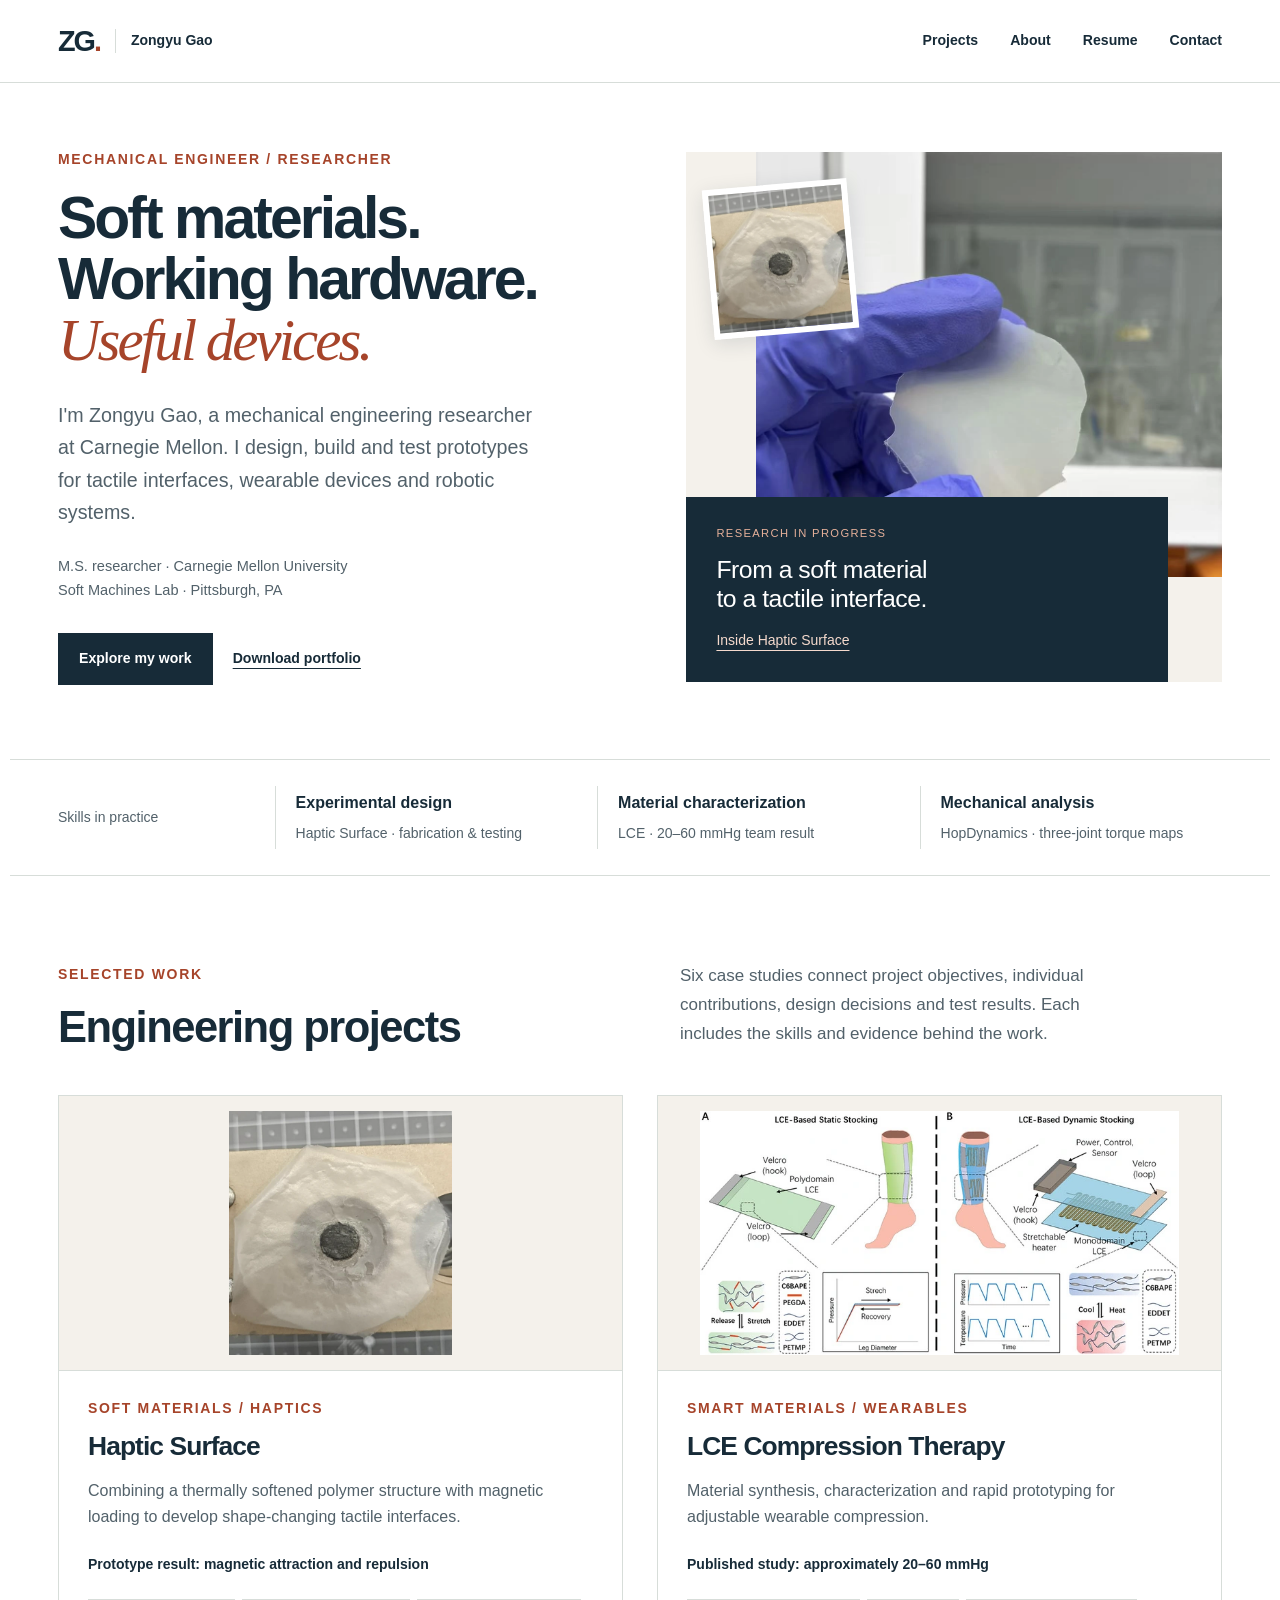
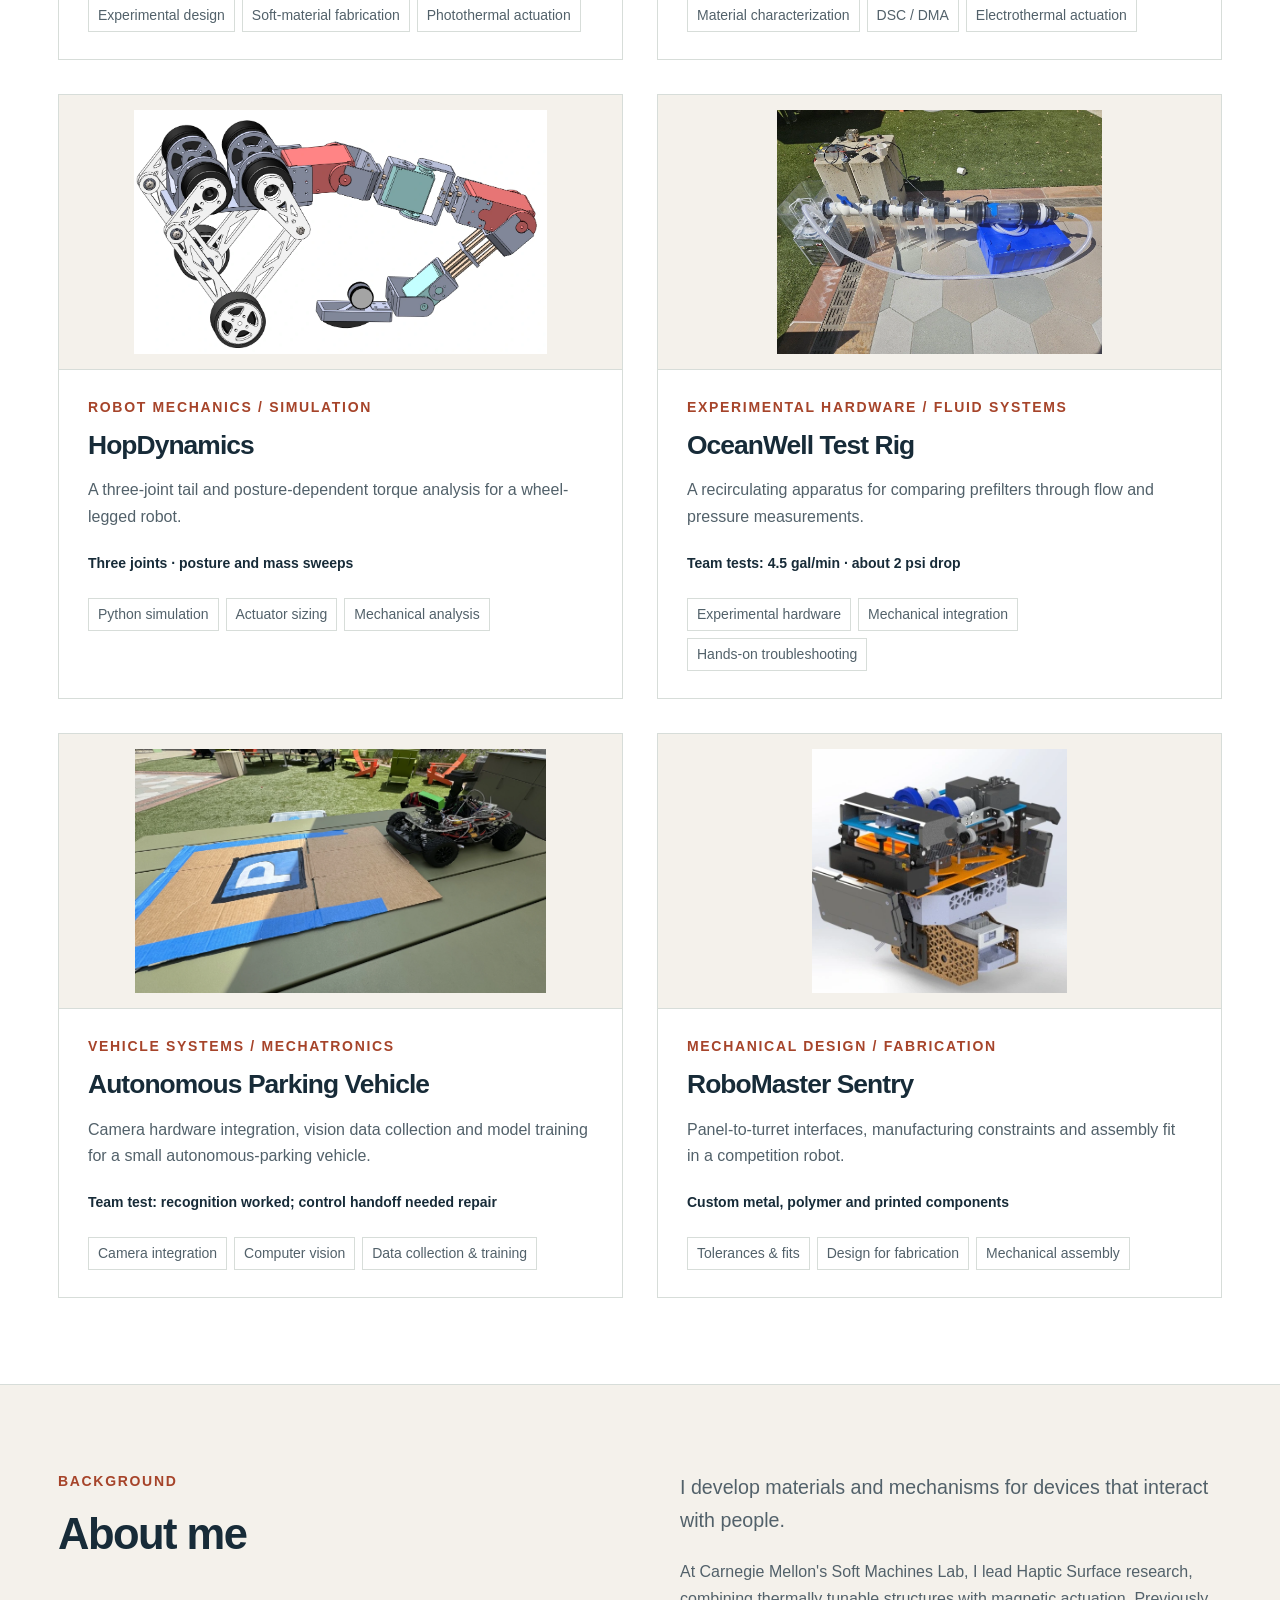
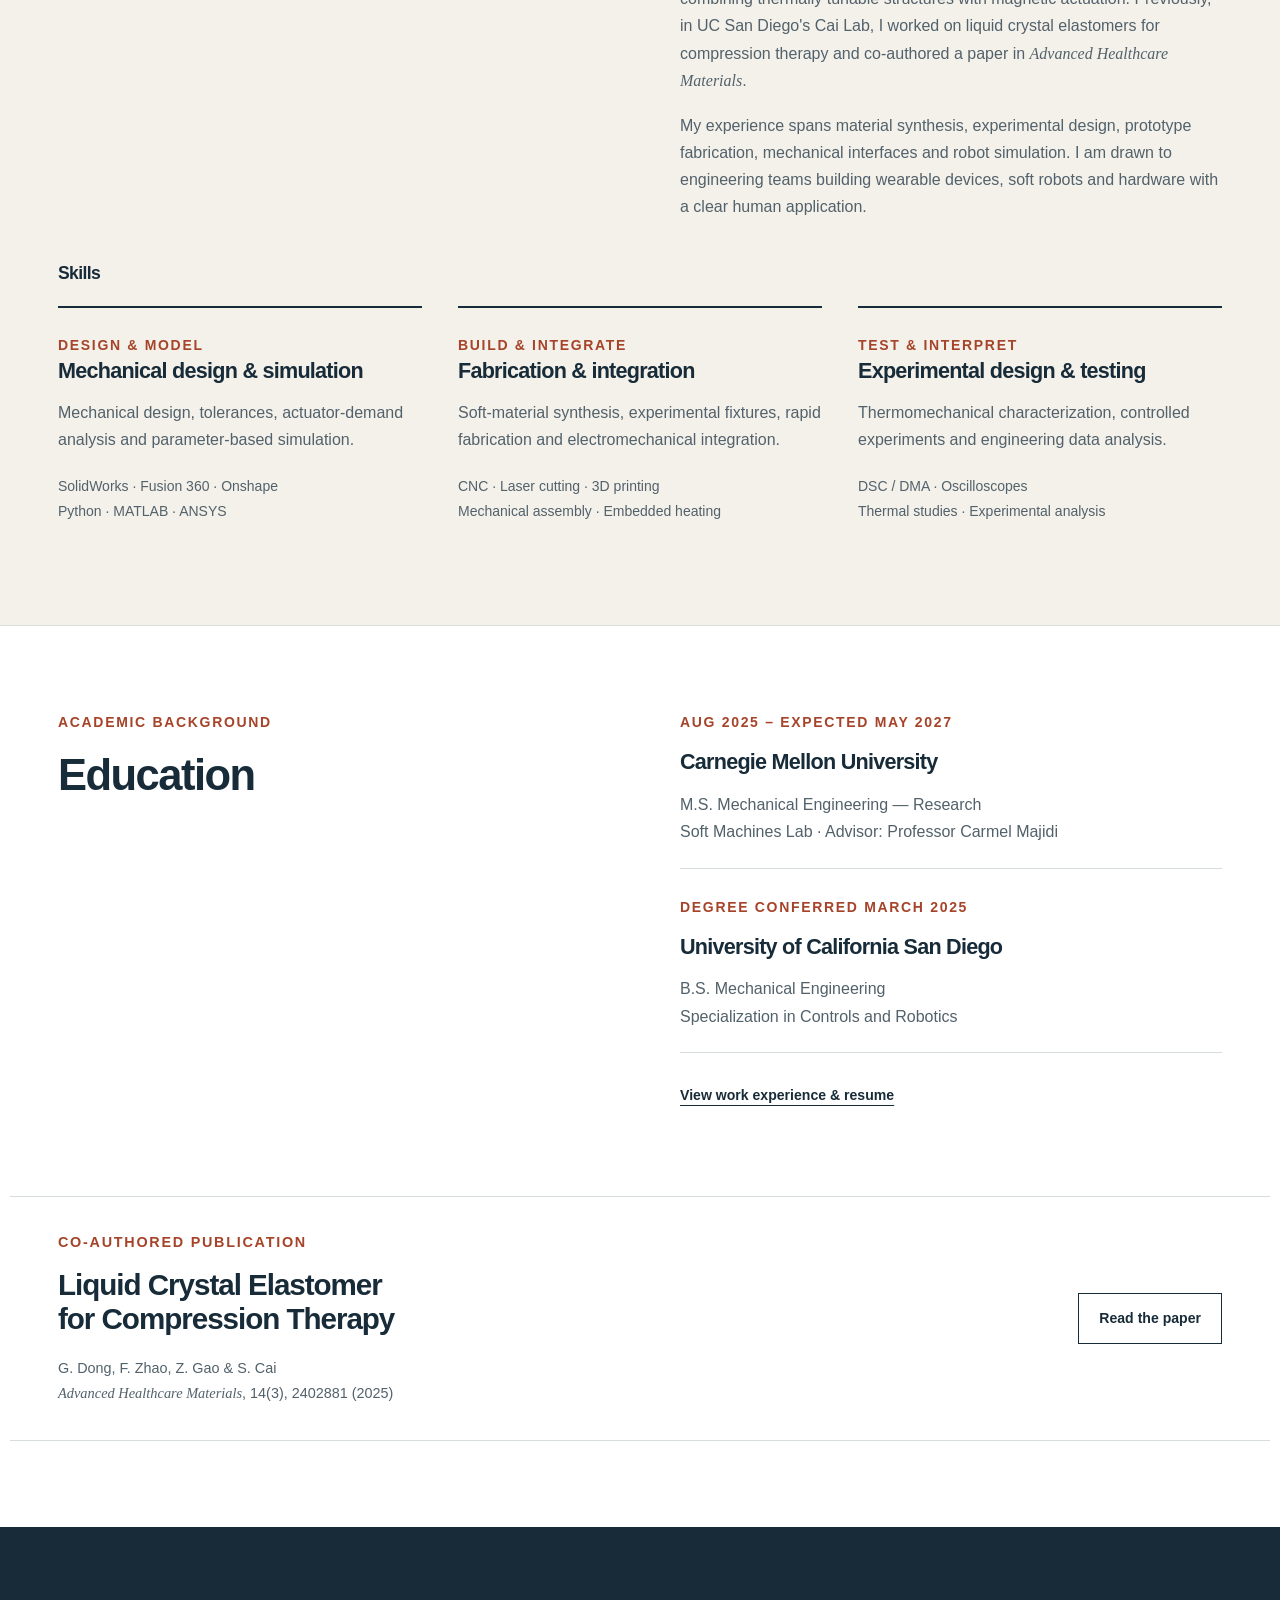
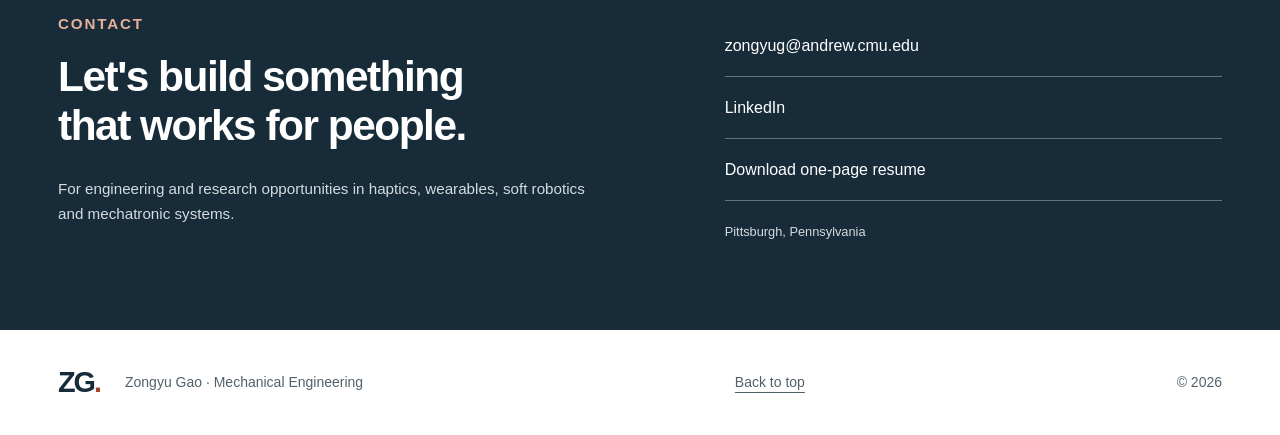
<file: index.html>
<!doctype html><html lang="en"><head><meta charset="utf-8"><meta name="viewport" content="width=device-width, initial-scale=1"><title>Mechanical Engineering Portfolio | Zongyu Gao</title><meta name="description" content="Zongyu Gao is a mechanical engineer and researcher working across soft materials, experimental design and mechatronic systems."><meta name="theme-color" content="#172b38"><link rel="icon" href="favicon.svg" type="image/svg+xml"><link rel="stylesheet" href="styles.css"></head><body><a class="skip" href="#main">Skip to content</a><header class="site-header"><div class="shell navigation"><a class="brand" href="index.html" aria-label="Zongyu Gao home">ZG<span>.</span><span class="brand-name">Zongyu Gao</span></a><nav aria-label="Main navigation"><a href="index.html#work">Projects</a><a href="index.html#about">About</a><a href="resume.html">Resume</a><a href="index.html#contact">Contact</a></nav></div></header><main id="main"><section class="shell hero"><div class="hero-copy"><p class="eyebrow">Mechanical engineer / Researcher</p><h1>Soft materials.<br>Working hardware.<br><em>Useful devices.</em></h1><p class="lead">I'm Zongyu Gao, a mechanical engineering researcher at Carnegie Mellon. I design, build and test prototypes for tactile interfaces, wearable devices and robotic systems.</p><p class="hero-meta">M.S. researcher · Carnegie Mellon University<br>Soft Machines Lab · Pittsburgh, PA</p><div class="actions"><a class="button" href="#work">Explore my work</a><a class="text-link" href="assets/Zongyu%20Gao%20Engineering%20Portfolio.pdf">Download portfolio</a></div></div><div class="hero-art"><div class="hero-image"><img src="assets/project-05.webp" alt="A newer PCL film structure during prototype development." width="960" height="1280" loading="eager" decoding="async"></div><div class="hero-inset"><img src="assets/project-00.webp" alt="PCL structure with an embedded NdFeB/Ecoflex magnetic insert." width="595" height="650" loading="eager" decoding="async"></div><div class="hero-label"><span>Research in progress</span><strong>From a soft material<br>to a tactile interface.</strong><a href="haptic-surface.html">Inside Haptic Surface</a></div></div></section>
<nav class="shell focus-strip" aria-label="Find projects by skill"><span>Skills in practice</span><a href="haptic-surface.html#design"><strong>Experimental design</strong><small>Haptic Surface · fabrication &amp; testing</small></a><a href="compression-therapy.html#evaluation"><strong>Material characterization</strong><small>LCE · 20–60 mmHg team result</small></a><a href="hopdynamics.html#design"><strong>Mechanical analysis</strong><small>HopDynamics · three-joint torque maps</small></a></nav>
<section id="work" class="shell section"><div class="section-heading"><div><p class="eyebrow">Selected work</p><h2>Engineering projects</h2></div><p>Six case studies connect project objectives, individual contributions, design decisions and test results. Each includes the skills and evidence behind the work.</p></div><div class="project-grid"><article class="card"><a class="card-link" href="haptic-surface.html"><div class="card-media"><img src="assets/project-00.webp" alt="PCL structure with an embedded NdFeB/Ecoflex magnetic insert." width="595" height="650" loading="lazy" decoding="async"></div><div class="card-copy"><p class="eyebrow">Soft materials / Haptics</p><h3>Haptic Surface</h3><p>Combining a thermally softened polymer structure with magnetic loading to develop shape-changing tactile interfaces.</p><p class="card-highlight">Prototype result: magnetic attraction and repulsion</p><ul class="tags" aria-label="Engineering skills"><li>Experimental design</li><li>Soft-material fabrication</li><li>Photothermal actuation</li></ul></div></a></article><article class="card"><a class="card-link" href="compression-therapy.html"><div class="card-media"><img src="assets/project-06.webp" alt="Static and dynamic LCE compression concepts from the published study." width="700" height="357" loading="lazy" decoding="async"></div><div class="card-copy"><p class="eyebrow">Smart materials / Wearables</p><h3>LCE Compression Therapy</h3><p>Material synthesis, characterization and rapid prototyping for adjustable wearable compression.</p><p class="card-highlight">Published study: approximately 20–60 mmHg</p><ul class="tags" aria-label="Engineering skills"><li>Material characterization</li><li>DSC / DMA</li><li>Electrothermal actuation</li></ul></div></a></article><article class="card"><a class="card-link" href="hopdynamics.html"><div class="card-media"><img src="assets/project-09.webp" alt="Team CAD of the wheel-legged base and three-joint articulated tail." width="1228" height="727" loading="lazy" decoding="async"></div><div class="card-copy"><p class="eyebrow">Robot mechanics / Simulation</p><h3>HopDynamics</h3><p>A three-joint tail and posture-dependent torque analysis for a wheel-legged robot.</p><p class="card-highlight">Three joints · posture and mass sweeps</p><ul class="tags" aria-label="Engineering skills"><li>Python simulation</li><li>Actuator sizing</li><li>Mechanical analysis</li></ul></div></a></article><article class="card"><a class="card-link" href="filtration-test-rig.html"><div class="card-media"><img src="assets/project-15.webp" alt="The assembled recirculating prefilter test apparatus." width="1280" height="960" loading="lazy" decoding="async"></div><div class="card-copy"><p class="eyebrow">Experimental hardware / Fluid systems</p><h3>OceanWell Test Rig</h3><p>A recirculating apparatus for comparing prefilters through flow and pressure measurements.</p><p class="card-highlight">Team tests: 4.5 gal/min · about 2 psi drop</p><ul class="tags" aria-label="Engineering skills"><li>Experimental hardware</li><li>Mechanical integration</li><li>Hands-on troubleshooting</li></ul></div></a></article><article class="card"><a class="card-link" href="autonomous-parking.html"><div class="card-media"><img src="assets/project-18.webp" alt="The Team 5 vehicle in its parking-test environment." width="1800" height="1070" loading="lazy" decoding="async"></div><div class="card-copy"><p class="eyebrow">Vehicle systems / Mechatronics</p><h3>Autonomous Parking Vehicle</h3><p>Camera hardware integration, vision data collection and model training for a small autonomous-parking vehicle.</p><p class="card-highlight">Team test: recognition worked; control handoff needed repair</p><ul class="tags" aria-label="Engineering skills"><li>Camera integration</li><li>Computer vision</li><li>Data collection &amp; training</li></ul></div></a></article><article class="card"><a class="card-link" href="robomaster.html"><div class="card-media"><img src="assets/project-22.webp" alt="Club rendering of the Sentry robot assembly." width="611" height="586" loading="lazy" decoding="async"></div><div class="card-copy"><p class="eyebrow">Mechanical design / Fabrication</p><h3>RoboMaster Sentry</h3><p>Panel-to-turret interfaces, manufacturing constraints and assembly fit in a competition robot.</p><p class="card-highlight">Custom metal, polymer and printed components</p><ul class="tags" aria-label="Engineering skills"><li>Tolerances &amp; fits</li><li>Design for fabrication</li><li>Mechanical assembly</li></ul></div></a></article></div></section>
<section id="about" class="about section"><div class="shell"><div class="section-heading"><div><p class="eyebrow">Background</p><h2>About me</h2></div><div><p class="lead">I develop materials and mechanisms for devices that interact with people.</p><p>At Carnegie Mellon's Soft Machines Lab, I lead Haptic Surface research, combining thermally tunable structures with magnetic actuation. Previously, in UC San Diego's Cai Lab, I worked on liquid crystal elastomers for compression therapy and co-authored a paper in <em>Advanced Healthcare Materials</em>.</p><p>My experience spans material synthesis, experimental design, prototype fabrication, mechanical interfaces and robot simulation. I am drawn to engineering teams building wearable devices, soft robots and hardware with a clear human application.</p></div></div><h3 class="skills-heading">Skills</h3><div class="capabilities"><article><span class="eyebrow">Design &amp; model</span><h3>Mechanical design &amp; simulation</h3><p>Mechanical design, tolerances, actuator-demand analysis and parameter-based simulation.</p><p class="tools">SolidWorks · Fusion 360 · Onshape<br>Python · MATLAB · ANSYS</p></article><article><span class="eyebrow">Build &amp; integrate</span><h3>Fabrication &amp; integration</h3><p>Soft-material synthesis, experimental fixtures, rapid fabrication and electromechanical integration.</p><p class="tools">CNC · Laser cutting · 3D printing<br>Mechanical assembly · Embedded heating</p></article><article><span class="eyebrow">Test &amp; interpret</span><h3>Experimental design &amp; testing</h3><p>Thermomechanical characterization, controlled experiments and engineering data analysis.</p><p class="tools">DSC / DMA · Oscilloscopes<br>Thermal studies · Experimental analysis</p></article></div></div></section>
<section class="shell section education"><div><p class="eyebrow">Academic background</p><h2>Education</h2></div><div class="timeline"><article><p class="eyebrow">Aug 2025 – Expected May 2027</p><h3>Carnegie Mellon University</h3><p>M.S. Mechanical Engineering — Research<br>Soft Machines Lab · Advisor: Professor Carmel Majidi</p></article><article><p class="eyebrow">Degree conferred March 2025</p><h3>University of California San Diego</h3><p>B.S. Mechanical Engineering<br>Specialization in Controls and Robotics</p></article><a class="text-link" href="resume.html">View work experience &amp; resume</a></div></section>
<section class="shell publication"><div><p class="eyebrow">Co-authored publication</p><h2>Liquid Crystal Elastomer<br>for Compression Therapy</h2><p>G. Dong, F. Zhao, Z. Gao &amp; S. Cai<br><em>Advanced Healthcare Materials</em>, 14(3), 2402881 (2025)</p></div><a class="button outline" href="https://doi.org/10.1002/adhm.202402881">Read the paper</a></section>
<section id="contact" class="contact section"><div class="shell contact-grid"><div><p class="eyebrow">Contact</p><h2>Let's build something<br>that works for people.</h2><p>For engineering and research opportunities in haptics, wearables, soft robotics and mechatronic systems.</p></div><div class="contact-links"><a href="mailto:zongyug@andrew.cmu.edu">zongyug@andrew.cmu.edu</a><a href="https://www.linkedin.com/in/zongyu-gao">LinkedIn</a><a href="assets/Zongyu%20Gao%20Resume.pdf" download>Download one-page resume</a><p>Pittsburgh, Pennsylvania</p></div></div></section></main><footer class="shell footer"><a class="brand" href="index.html" aria-label="Zongyu Gao home">ZG<span>.</span></a><p>Zongyu Gao · Mechanical Engineering</p><a href="#main">Back to top</a><p>© 2026</p></footer></body></html>
</file>
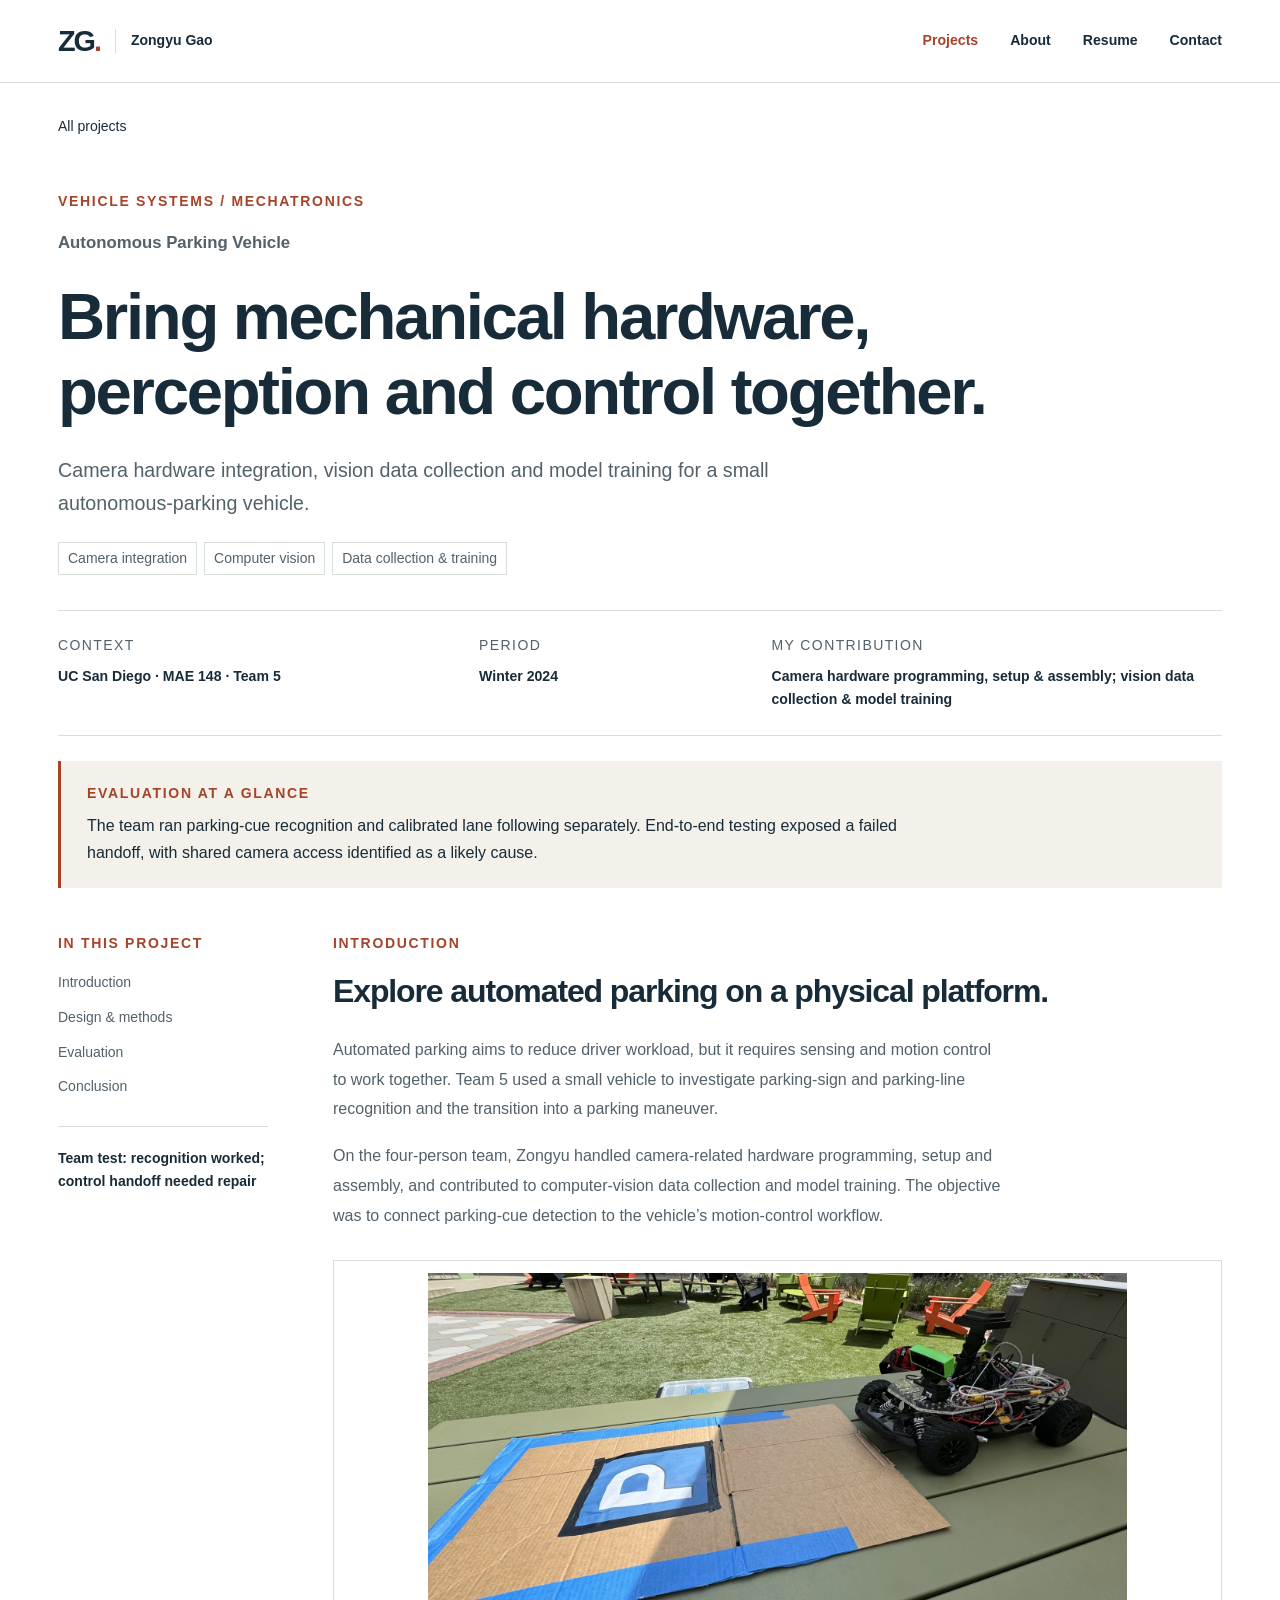
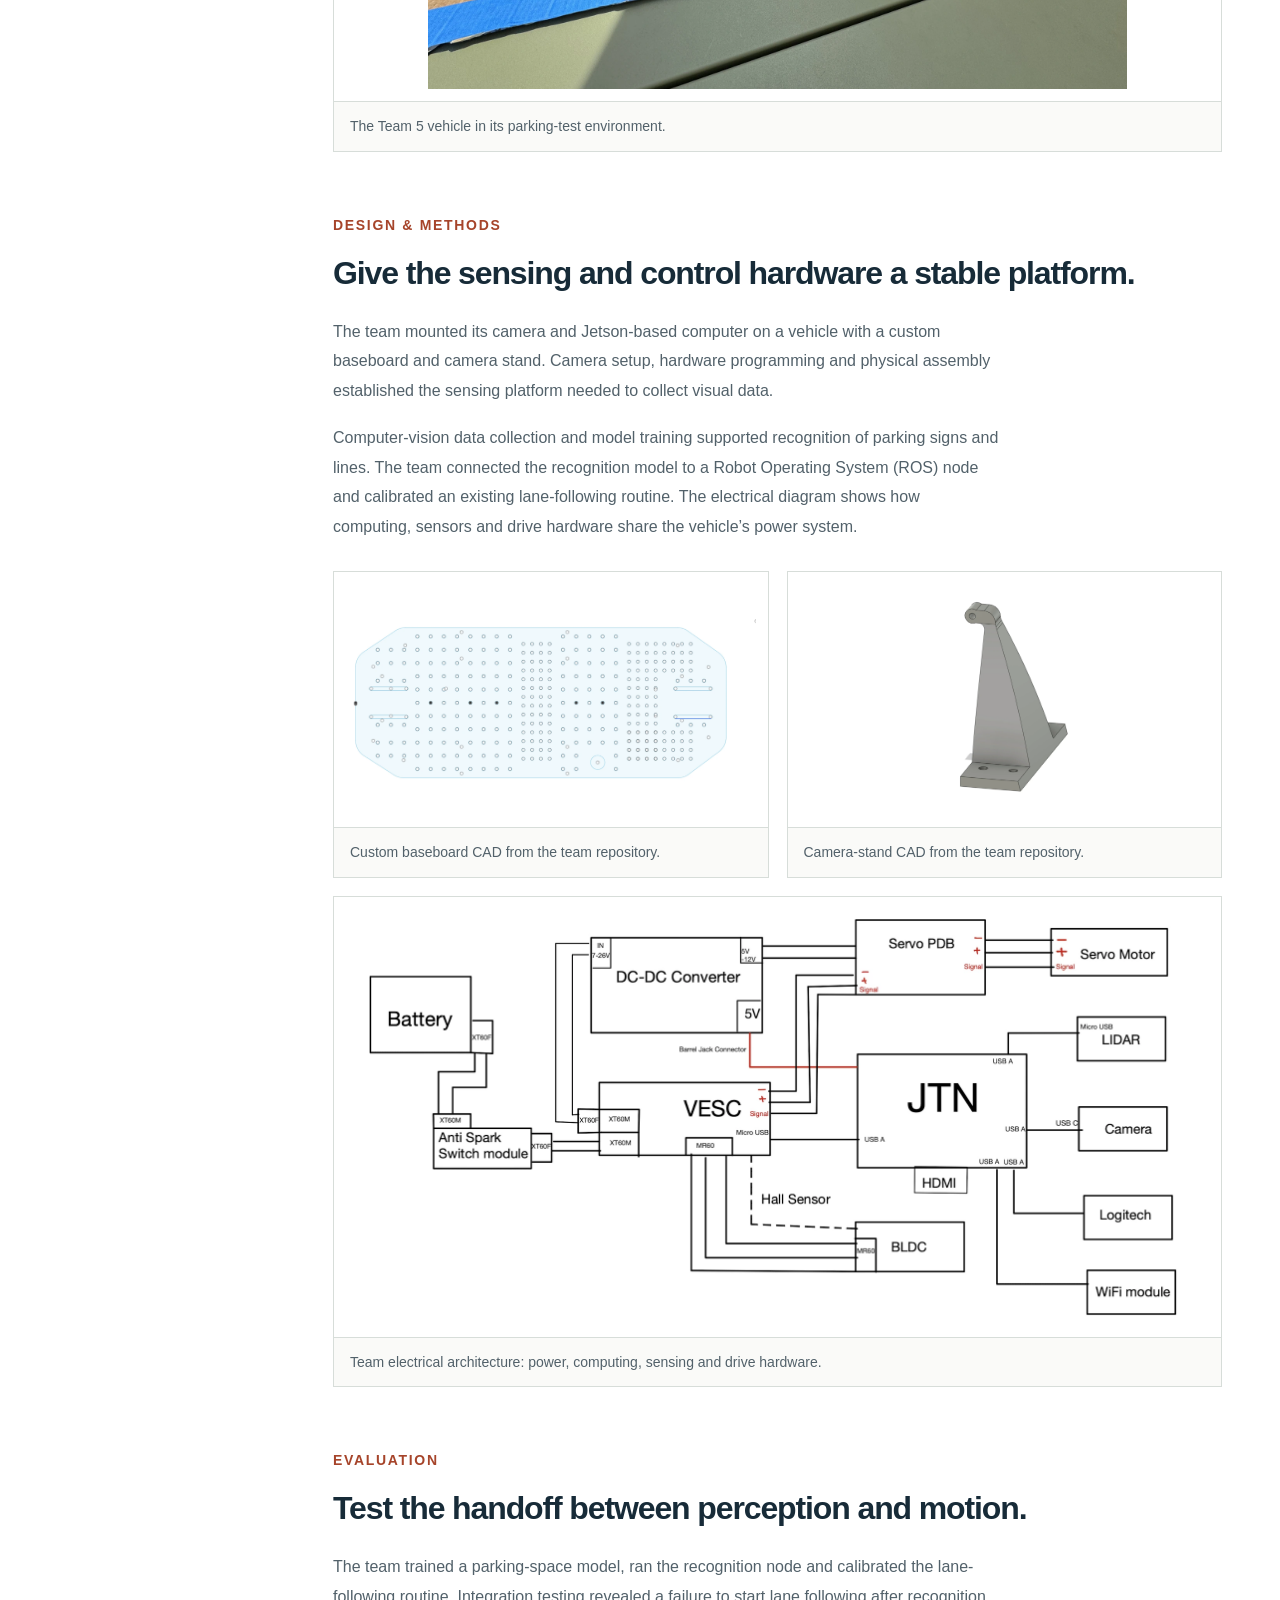
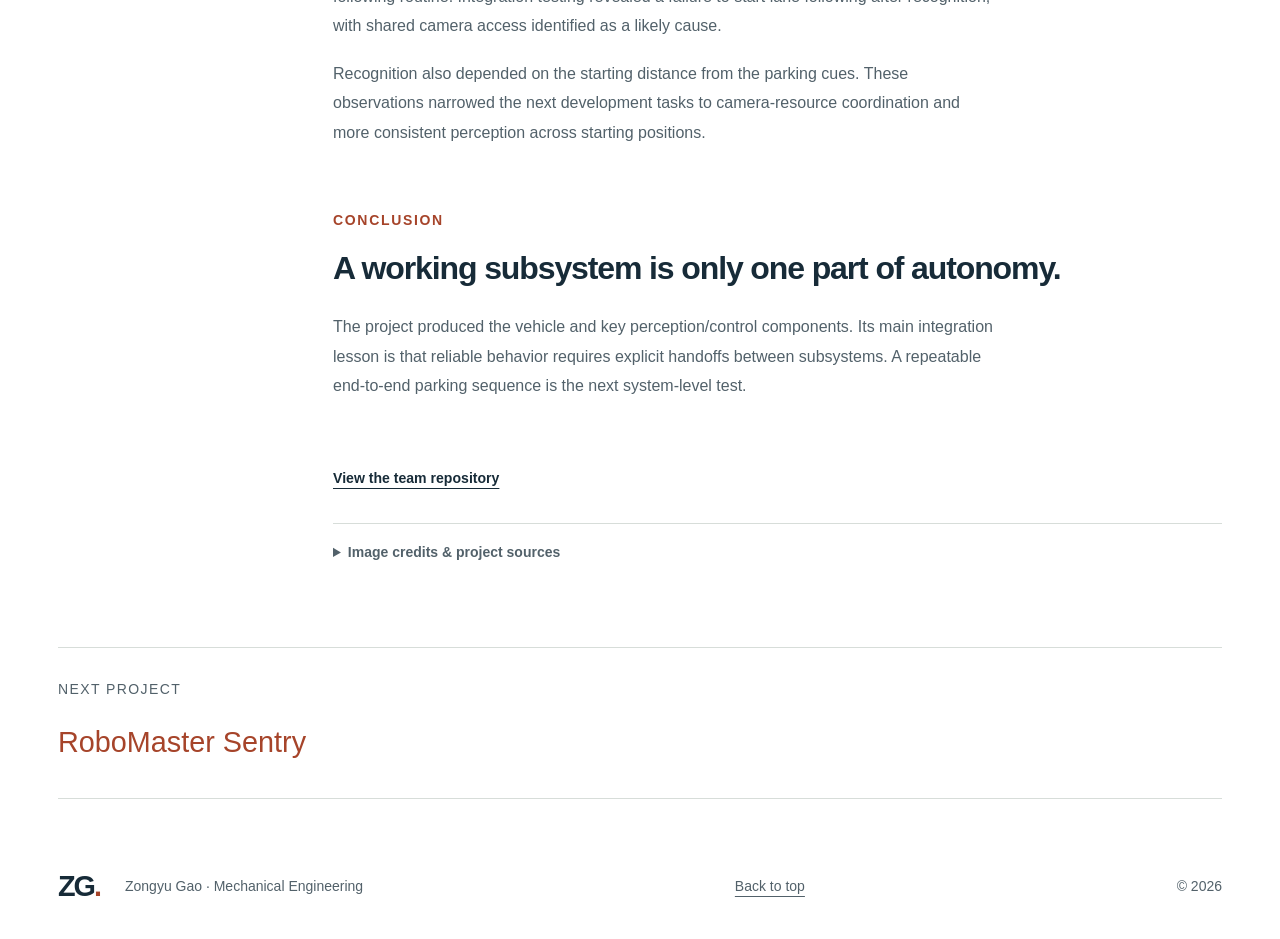
<file: autonomous-parking.html>
<!doctype html><html lang="en"><head><meta charset="utf-8"><meta name="viewport" content="width=device-width, initial-scale=1"><title>Autonomous Parking Vehicle | Zongyu Gao</title><meta name="description" content="Camera hardware integration, vision data collection and model training for a small autonomous-parking vehicle."><meta name="theme-color" content="#172b38"><link rel="icon" href="favicon.svg" type="image/svg+xml"><link rel="stylesheet" href="styles.css"></head><body><a class="skip" href="#main">Skip to content</a><header class="site-header"><div class="shell navigation"><a class="brand" href="index.html" aria-label="Zongyu Gao home">ZG<span>.</span><span class="brand-name">Zongyu Gao</span></a><nav aria-label="Main navigation"><a href="index.html#work" aria-current="page">Projects</a><a href="index.html#about">About</a><a href="resume.html">Resume</a><a href="index.html#contact">Contact</a></nav></div></header><main id="main" class="shell project"><a class="back" href="index.html#work">All projects</a><header class="project-heading"><p class="eyebrow">Vehicle systems / Mechatronics</p><p class="project-name">Autonomous Parking Vehicle</p><h1>Bring mechanical hardware, perception and control together.</h1><p class="lead">Camera hardware integration, vision data collection and model training for a small autonomous-parking vehicle.</p><ul class="tags" aria-label="Engineering skills"><li>Camera integration</li><li>Computer vision</li><li>Data collection &amp; training</li></ul></header><dl class="project-facts"><div><dt>Context</dt><dd>UC San Diego · MAE 148 · Team 5</dd></div><div><dt>Period</dt><dd>Winter 2024</dd></div><div><dt>My contribution</dt><dd>Camera hardware programming, setup &amp; assembly; vision data collection &amp; model training</dd></div></dl><div class="outcome-summary"><p class="eyebrow">Evaluation at a glance</p><p>The team ran parking-cue recognition and calibrated lane following separately. End-to-end testing exposed a failed handoff, with shared camera access identified as a likely cause.</p></div><div class="case-layout"><aside><p class="eyebrow">In this project</p><nav aria-label="Project sections"><a href="#introduction">Introduction</a><a href="#design">Design & methods</a><a href="#evaluation">Evaluation</a><a href="#conclusion">Conclusion</a></nav><p class="aside-skills">Team test: recognition worked; control handoff needed repair</p></aside><div class="case-content"><section id="introduction" class="case-section"><p class="eyebrow">Introduction</p><h2>Explore automated parking on a physical platform.</h2><p>Automated parking aims to reduce driver workload, but it requires sensing and motion control to work together. Team 5 used a small vehicle to investigate parking-sign and parking-line recognition and the transition into a parking maneuver.</p><p>On the four-person team, Zongyu handled camera-related hardware programming, setup and assembly, and contributed to computer-vision data collection and model training. The objective was to connect parking-cue detection to the vehicle’s motion-control workflow.</p><div class="gallery"><figure><a class="image-link" href="assets/project-18.webp" target="_blank" rel="noopener" aria-label="Enlarge: The Team 5 vehicle in its parking-test environment."><img src="assets/project-18.webp" alt="The Team 5 vehicle in its parking-test environment." width="1800" height="1070" loading="lazy" decoding="async"></a><figcaption>The Team 5 vehicle in its parking-test environment.</figcaption></figure></div></section><section id="design" class="case-section"><p class="eyebrow">Design & methods</p><h2>Give the sensing and control hardware a stable platform.</h2><p>The team mounted its camera and Jetson-based computer on a vehicle with a custom baseboard and camera stand. Camera setup, hardware programming and physical assembly established the sensing platform needed to collect visual data.</p><p>Computer-vision data collection and model training supported recognition of parking signs and lines. The team connected the recognition model to a Robot Operating System (ROS) node and calibrated an existing lane-following routine. The electrical diagram shows how computing, sensors and drive hardware share the vehicle’s power system.</p><div class="gallery"><figure><a class="image-link" href="assets/project-20.webp" target="_blank" rel="noopener" aria-label="Enlarge: Custom baseboard CAD from the team repository."><img src="assets/project-20.webp" alt="Custom baseboard CAD from the team repository." width="1800" height="883" loading="lazy" decoding="async"></a><figcaption>Custom baseboard CAD from the team repository.</figcaption></figure><figure><a class="image-link" href="assets/project-21.webp" target="_blank" rel="noopener" aria-label="Enlarge: Camera-stand CAD from the team repository."><img src="assets/project-21.webp" alt="Camera-stand CAD from the team repository." width="1352" height="1117" loading="lazy" decoding="async"></a><figcaption>Camera-stand CAD from the team repository.</figcaption></figure><figure><a class="image-link" href="assets/project-19.webp" target="_blank" rel="noopener" aria-label="Enlarge: Team electrical architecture: power, computing, sensing and drive hardware."><img src="assets/project-19.webp" alt="Team electrical architecture: power, computing, sensing and drive hardware." width="1666" height="836" loading="lazy" decoding="async"></a><figcaption>Team electrical architecture: power, computing, sensing and drive hardware.</figcaption></figure></div></section><section id="evaluation" class="case-section"><p class="eyebrow">Evaluation</p><h2>Test the handoff between perception and motion.</h2><p>The team trained a parking-space model, ran the recognition node and calibrated the lane-following routine. Integration testing revealed a failure to start lane following after recognition, with shared camera access identified as a likely cause.</p><p>Recognition also depended on the starting distance from the parking cues. These observations narrowed the next development tasks to camera-resource coordination and more consistent perception across starting positions.</p></section><section id="conclusion" class="case-section"><p class="eyebrow">Conclusion</p><h2>A working subsystem is only one part of autonomy.</h2><p>The project produced the vehicle and key perception/control components. Its main integration lesson is that reliable behavior requires explicit handoffs between subsystems. A repeatable end-to-end parking sequence is the next system-level test.</p></section><p><a class="text-link" href="https://github.com/UCSD-Silberman-Classes-and-Projects/winter-2024-final-project-team-5">View the team repository</a></p><details class="credits"><summary>Image credits &amp; project sources</summary><p>Vehicle, circuit and CAD images: UC San Diego MAE 148, Winter 2024, Team 5.</p></details></div></div><dialog aria-label="Expanded project image"><button type="button" autofocus>Close image ×</button><img alt=""><p></p></dialog><script src="images.js" defer></script><a class="next-project" href="robomaster.html"><span><small>Next project</small><strong>RoboMaster Sentry</strong></span></a></main><footer class="shell footer"><a class="brand" href="index.html" aria-label="Zongyu Gao home">ZG<span>.</span></a><p>Zongyu Gao · Mechanical Engineering</p><a href="#main">Back to top</a><p>© 2026</p></footer></body></html>
</file>
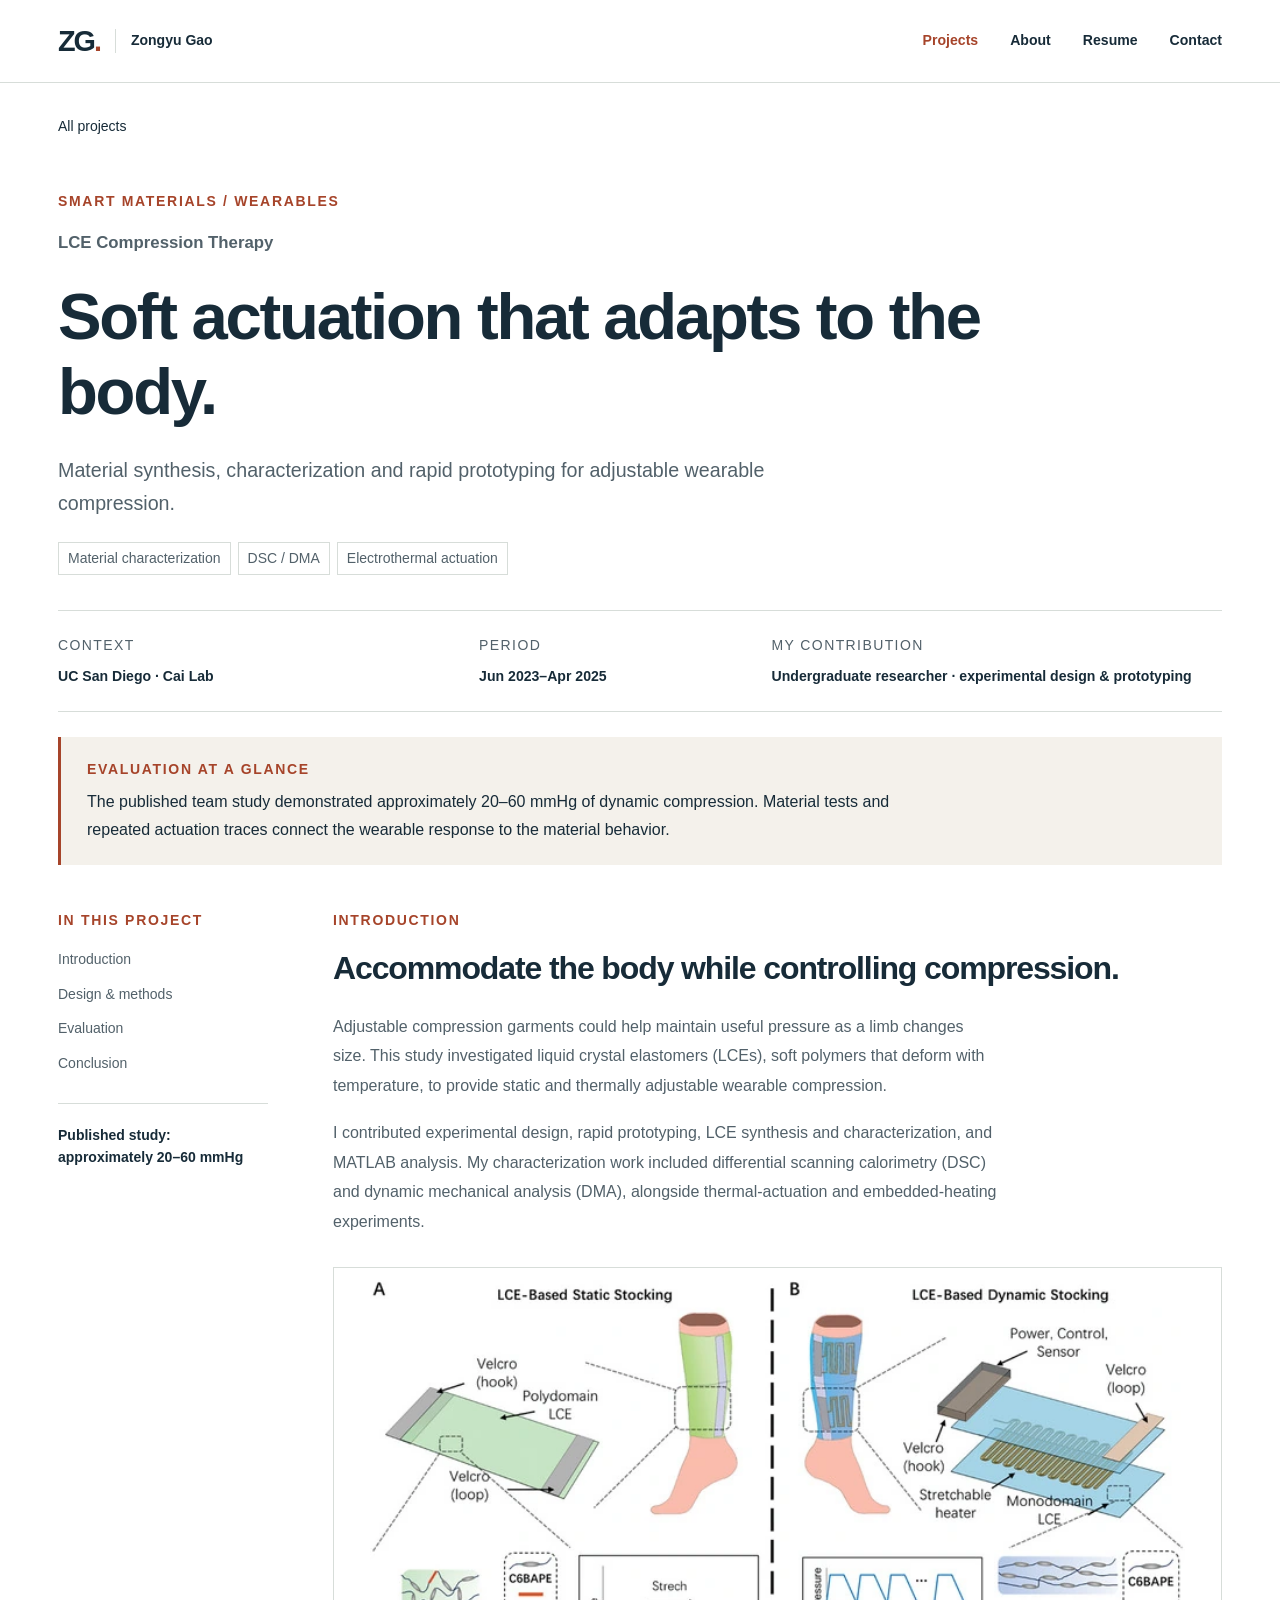
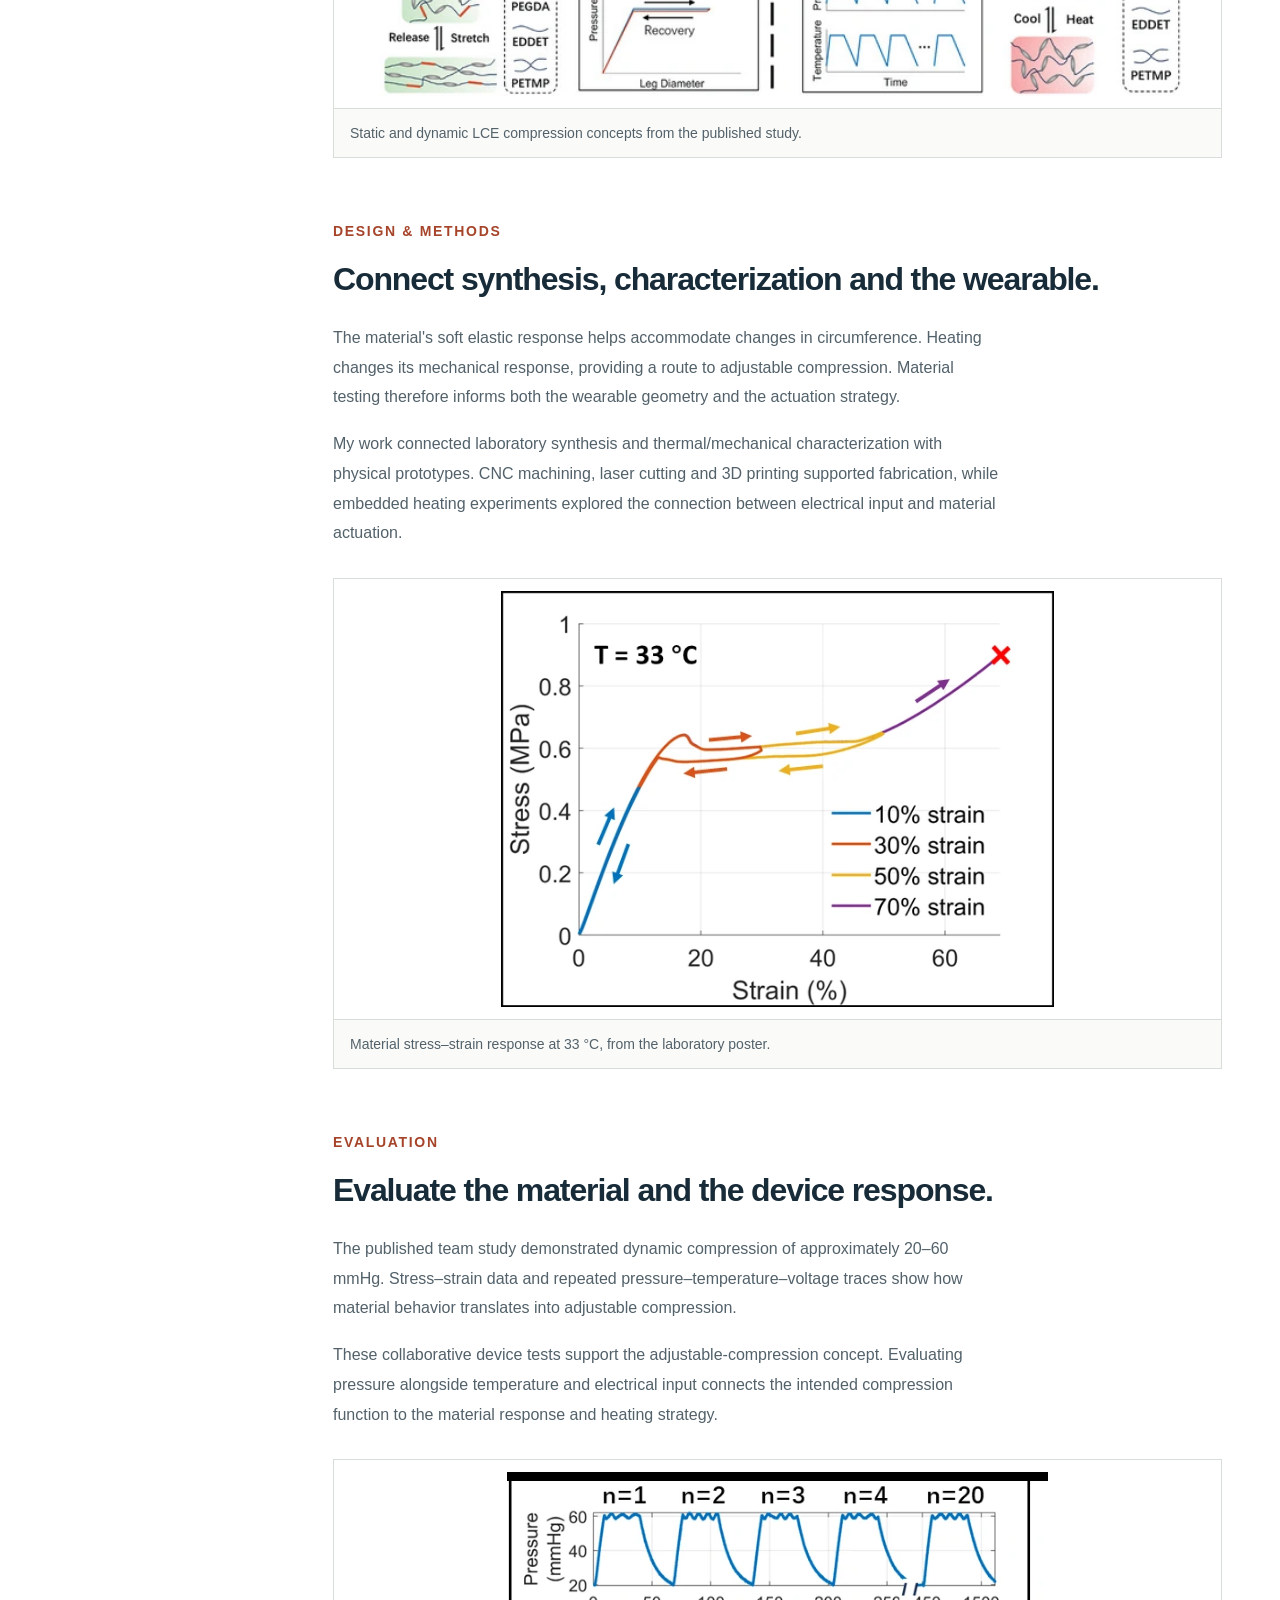
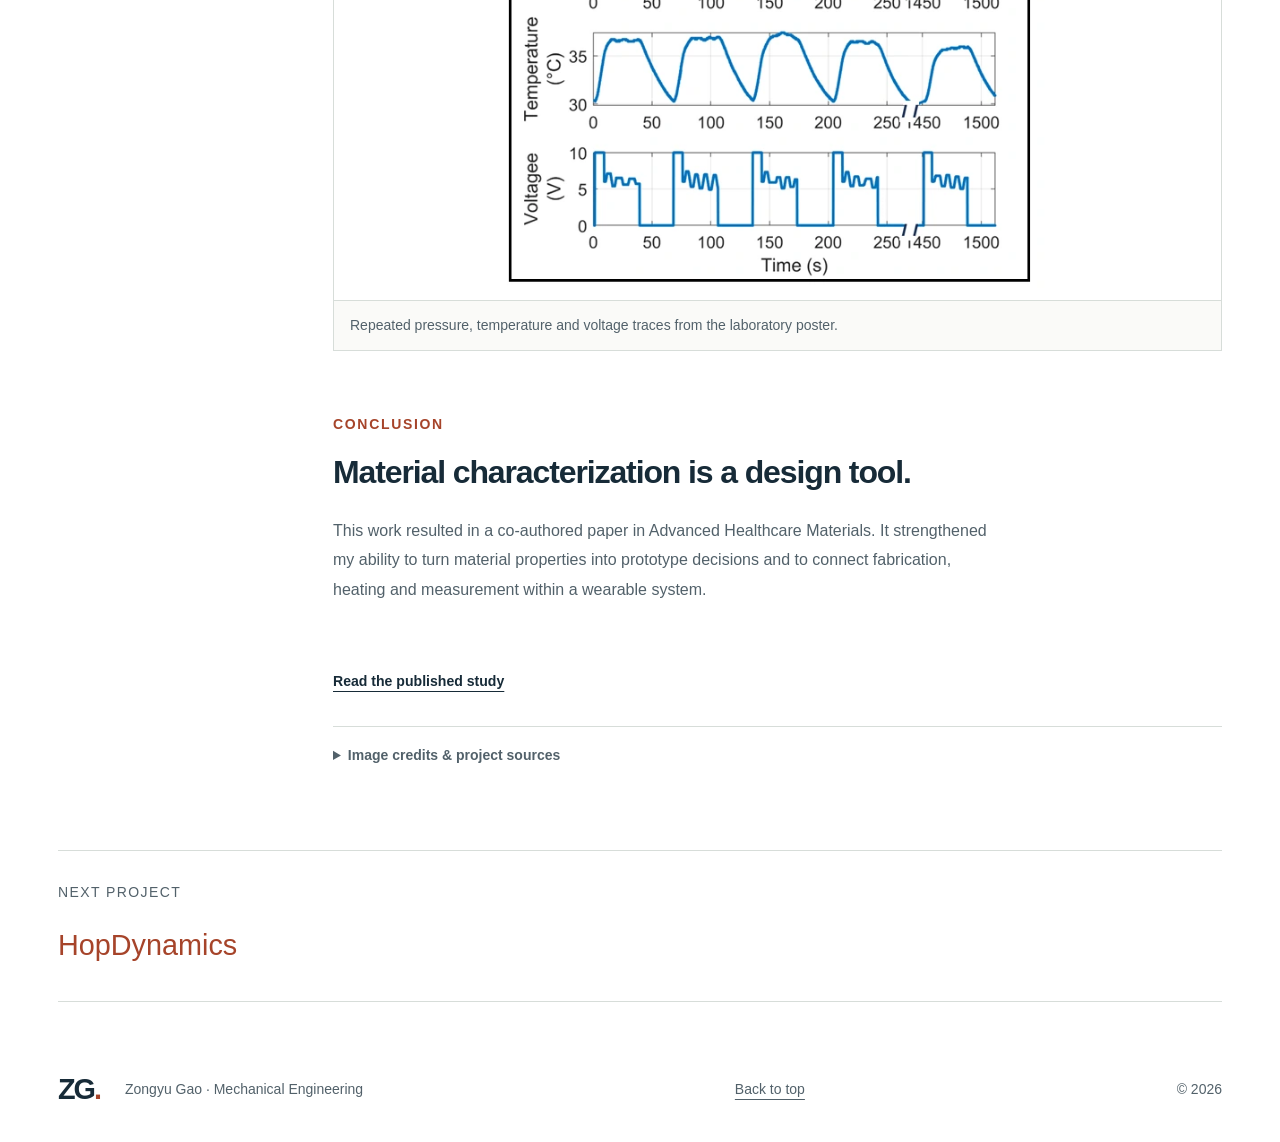
<file: compression-therapy.html>
<!doctype html><html lang="en"><head><meta charset="utf-8"><meta name="viewport" content="width=device-width, initial-scale=1"><title>LCE Compression Therapy | Zongyu Gao</title><meta name="description" content="Material synthesis, characterization and rapid prototyping for adjustable wearable compression."><meta name="theme-color" content="#172b38"><link rel="icon" href="favicon.svg" type="image/svg+xml"><link rel="stylesheet" href="styles.css"></head><body><a class="skip" href="#main">Skip to content</a><header class="site-header"><div class="shell navigation"><a class="brand" href="index.html" aria-label="Zongyu Gao home">ZG<span>.</span><span class="brand-name">Zongyu Gao</span></a><nav aria-label="Main navigation"><a href="index.html#work" aria-current="page">Projects</a><a href="index.html#about">About</a><a href="resume.html">Resume</a><a href="index.html#contact">Contact</a></nav></div></header><main id="main" class="shell project"><a class="back" href="index.html#work">All projects</a><header class="project-heading"><p class="eyebrow">Smart materials / Wearables</p><p class="project-name">LCE Compression Therapy</p><h1>Soft actuation that adapts to the body.</h1><p class="lead">Material synthesis, characterization and rapid prototyping for adjustable wearable compression.</p><ul class="tags" aria-label="Engineering skills"><li>Material characterization</li><li>DSC / DMA</li><li>Electrothermal actuation</li></ul></header><dl class="project-facts"><div><dt>Context</dt><dd>UC San Diego · Cai Lab</dd></div><div><dt>Period</dt><dd>Jun 2023–Apr 2025</dd></div><div><dt>My contribution</dt><dd>Undergraduate researcher · experimental design &amp; prototyping</dd></div></dl><div class="outcome-summary"><p class="eyebrow">Evaluation at a glance</p><p>The published team study demonstrated approximately 20–60 mmHg of dynamic compression. Material tests and repeated actuation traces connect the wearable response to the material behavior.</p></div><div class="case-layout"><aside><p class="eyebrow">In this project</p><nav aria-label="Project sections"><a href="#introduction">Introduction</a><a href="#design">Design & methods</a><a href="#evaluation">Evaluation</a><a href="#conclusion">Conclusion</a></nav><p class="aside-skills">Published study: approximately 20–60 mmHg</p></aside><div class="case-content"><section id="introduction" class="case-section"><p class="eyebrow">Introduction</p><h2>Accommodate the body while controlling compression.</h2><p>Adjustable compression garments could help maintain useful pressure as a limb changes size. This study investigated liquid crystal elastomers (LCEs), soft polymers that deform with temperature, to provide static and thermally adjustable wearable compression.</p><p>I contributed experimental design, rapid prototyping, LCE synthesis and characterization, and MATLAB analysis. My characterization work included differential scanning calorimetry (DSC) and dynamic mechanical analysis (DMA), alongside thermal-actuation and embedded-heating experiments.</p><div class="gallery"><figure><a class="image-link" href="assets/project-06.webp" target="_blank" rel="noopener" aria-label="Enlarge: Static and dynamic LCE compression concepts from the published study."><img src="assets/project-06.webp" alt="Static and dynamic LCE compression concepts from the published study." width="700" height="357" loading="lazy" decoding="async"></a><figcaption>Static and dynamic LCE compression concepts from the published study.</figcaption></figure></div></section><section id="design" class="case-section"><p class="eyebrow">Design & methods</p><h2>Connect synthesis, characterization and the wearable.</h2><p>The material&#x27;s soft elastic response helps accommodate changes in circumference. Heating changes its mechanical response, providing a route to adjustable compression. Material testing therefore informs both the wearable geometry and the actuation strategy.</p><p>My work connected laboratory synthesis and thermal/mechanical characterization with physical prototypes. CNC machining, laser cutting and 3D printing supported fabrication, while embedded heating experiments explored the connection between electrical input and material actuation.</p><div class="gallery"><figure><a class="image-link" href="assets/project-07.webp" target="_blank" rel="noopener" aria-label="Enlarge: Material stress–strain response at 33 °C, from the laboratory poster."><img src="assets/project-07.webp" alt="Material stress–strain response at 33 °C, from the laboratory poster." width="604" height="454" loading="lazy" decoding="async"></a><figcaption>Material stress–strain response at 33 °C, from the laboratory poster.</figcaption></figure></div></section><section id="evaluation" class="case-section"><p class="eyebrow">Evaluation</p><h2>Evaluate the material and the device response.</h2><p>The published team study demonstrated dynamic compression of approximately 20–60 mmHg. Stress–strain data and repeated pressure–temperature–voltage traces show how material behavior translates into adjustable compression.</p><p>These collaborative device tests support the adjustable-compression concept. Evaluating pressure alongside temperature and electrical input connects the intended compression function to the material response and heating strategy.</p><div class="gallery"><figure><a class="image-link" href="assets/project-08.webp" target="_blank" rel="noopener" aria-label="Enlarge: Repeated pressure, temperature and voltage traces from the laboratory poster."><img src="assets/project-08.webp" alt="Repeated pressure, temperature and voltage traces from the laboratory poster." width="604" height="464" loading="lazy" decoding="async"></a><figcaption>Repeated pressure, temperature and voltage traces from the laboratory poster.</figcaption></figure></div></section><section id="conclusion" class="case-section"><p class="eyebrow">Conclusion</p><h2>Material characterization is a design tool.</h2><p>This work resulted in a co-authored paper in Advanced Healthcare Materials. It strengthened my ability to turn material properties into prototype decisions and to connect fabrication, heating and measurement within a wearable system.</p></section><p><a class="text-link" href="https://doi.org/10.1002/adhm.202402881">Read the published study</a></p><details class="credits"><summary>Image credits &amp; project sources</summary><p>System illustration: Figure 1, Dong, Zhao, Gao &amp; Cai, Liquid Crystal Elastomer for Compression Therapy, Advanced Healthcare Materials 14(3), 2402881 (2025), CC BY 4.0. Graphs: original laboratory poster.</p><p><a href="https://creativecommons.org/licenses/by/4.0/">Creative Commons Attribution 4.0</a>. The published illustration is reproduced without content changes; web images are resized for display.</p></details></div></div><dialog aria-label="Expanded project image"><button type="button" autofocus>Close image ×</button><img alt=""><p></p></dialog><script src="images.js" defer></script><a class="next-project" href="hopdynamics.html"><span><small>Next project</small><strong>HopDynamics</strong></span></a></main><footer class="shell footer"><a class="brand" href="index.html" aria-label="Zongyu Gao home">ZG<span>.</span></a><p>Zongyu Gao · Mechanical Engineering</p><a href="#main">Back to top</a><p>© 2026</p></footer></body></html>
</file>
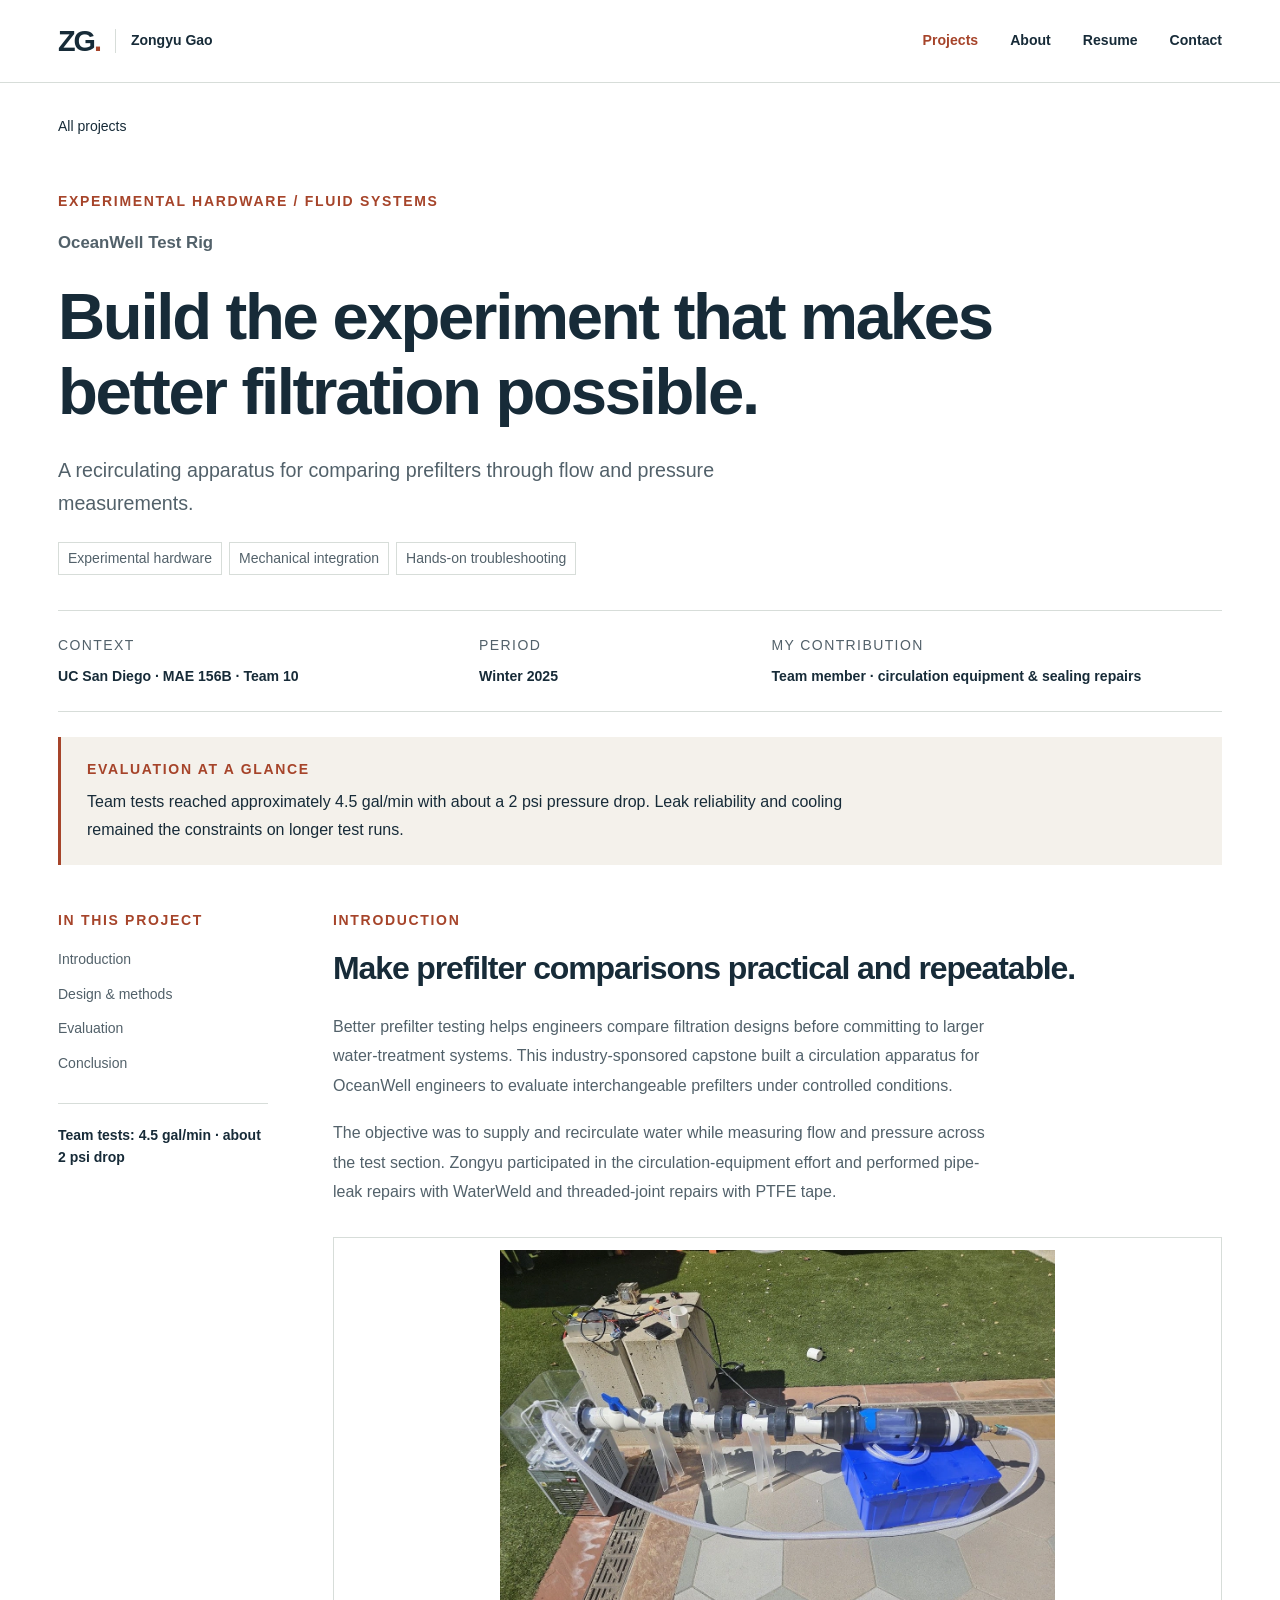
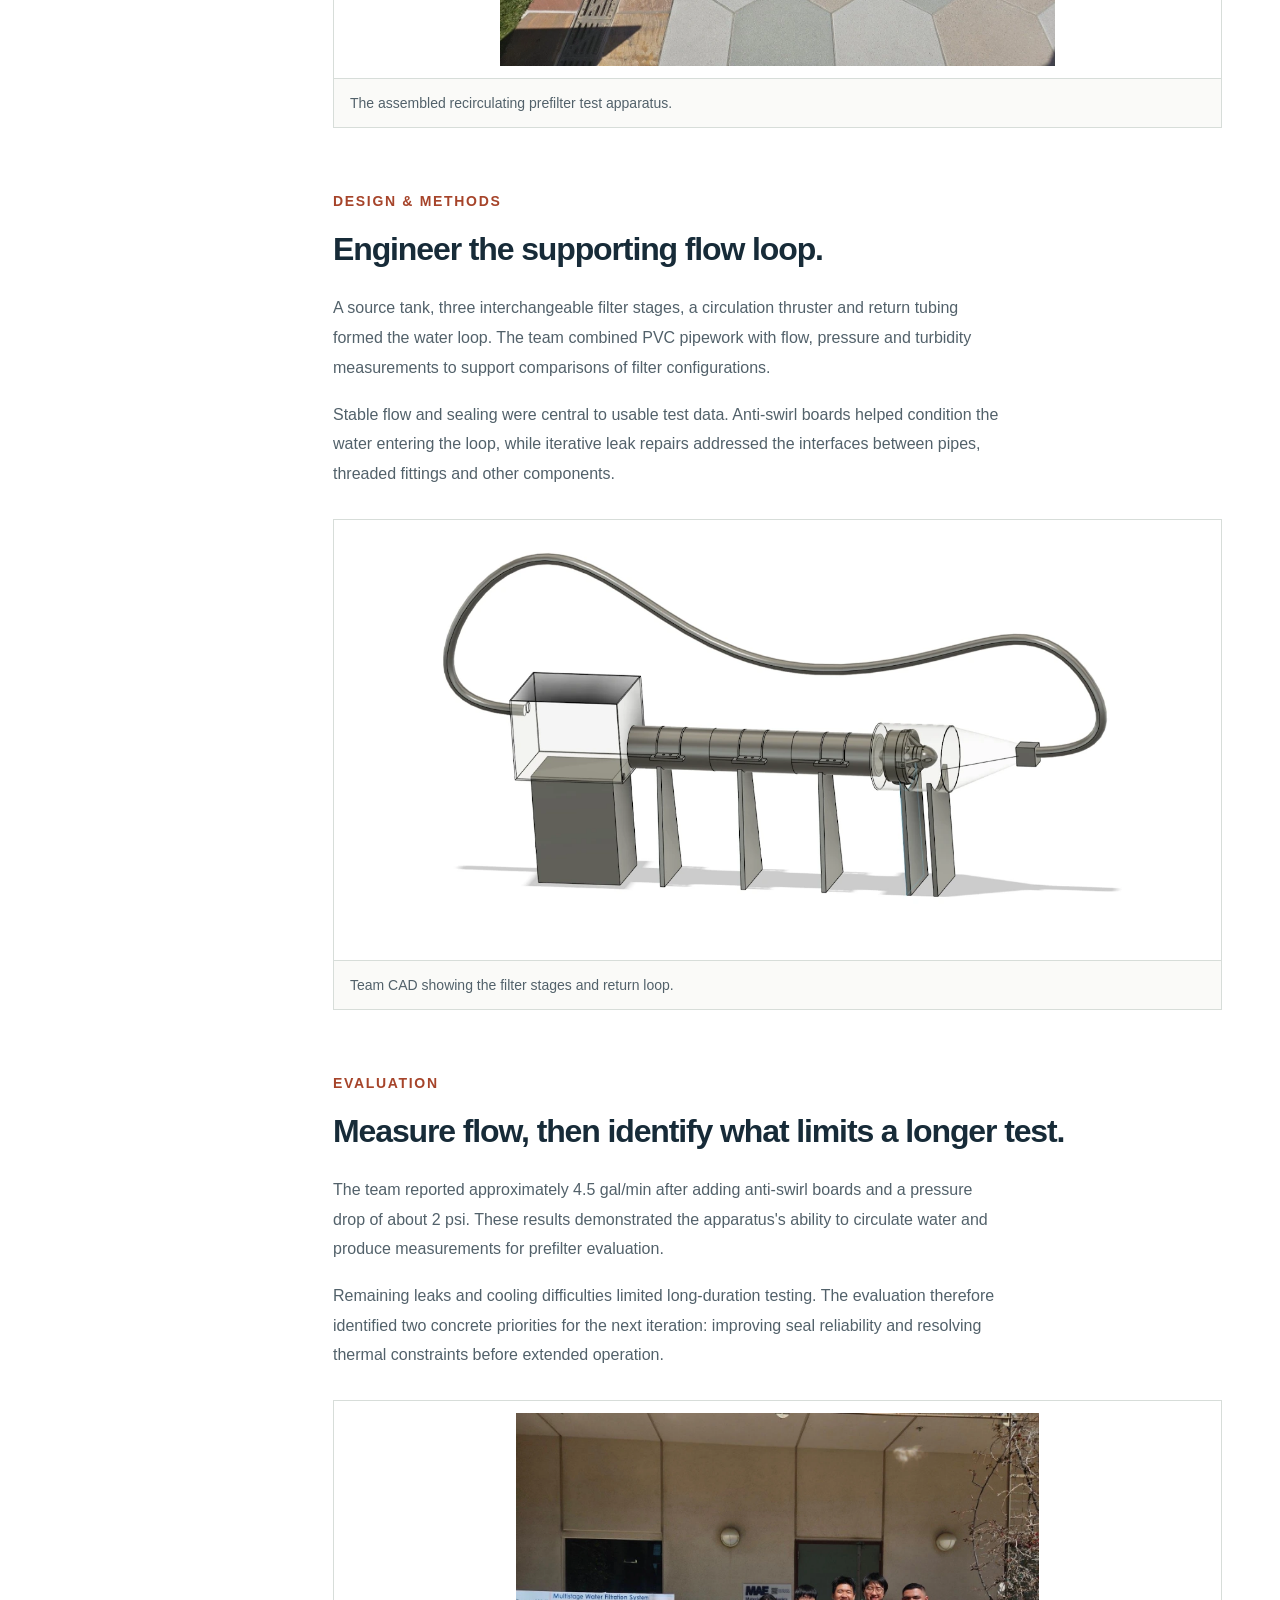
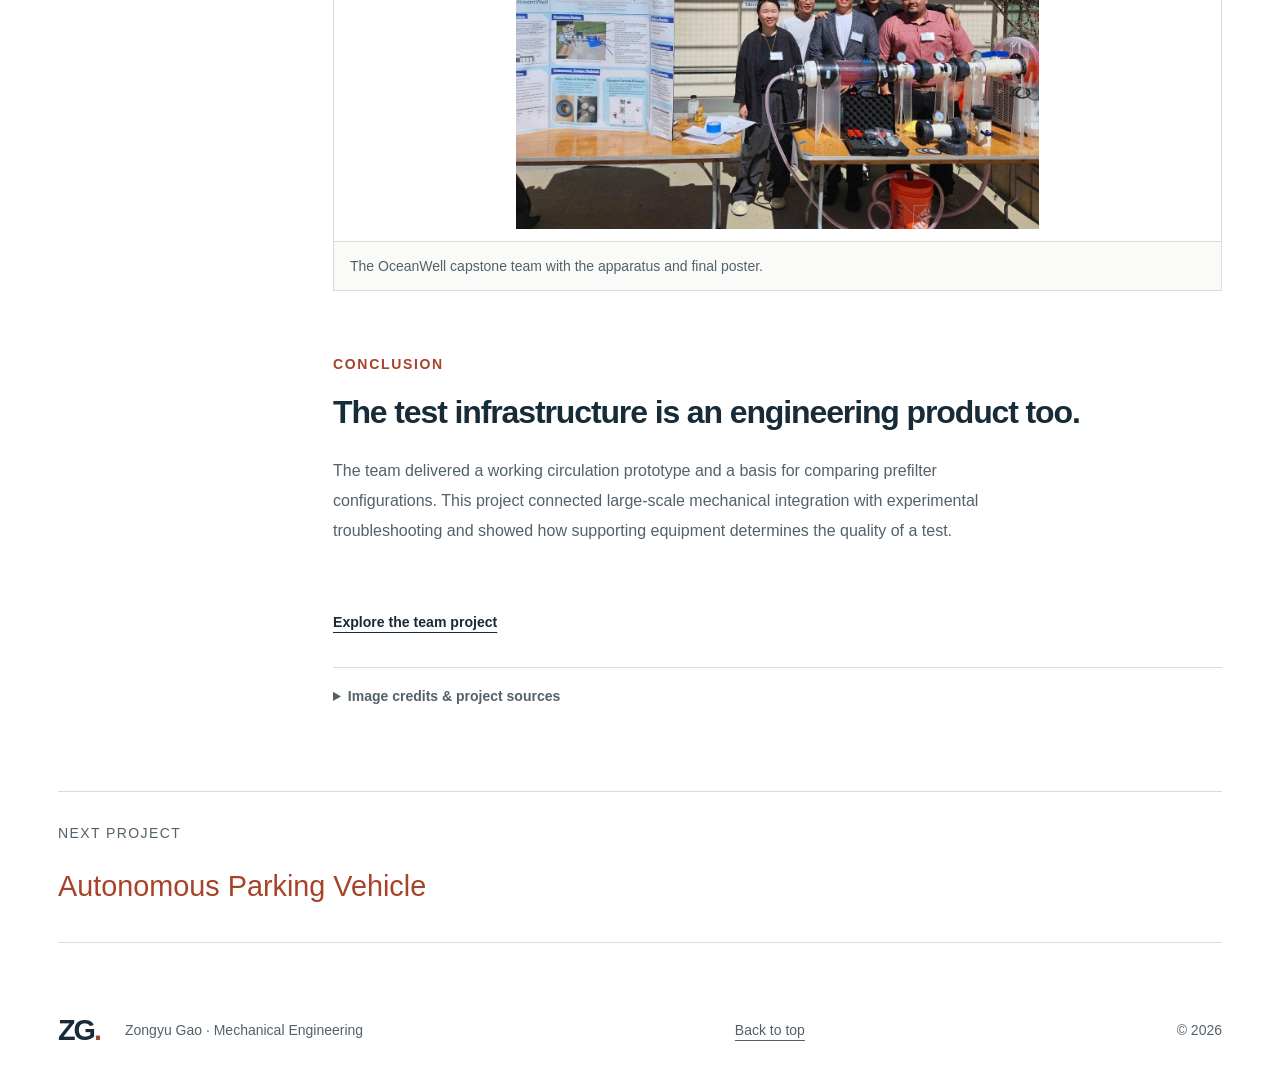
<file: filtration-test-rig.html>
<!doctype html><html lang="en"><head><meta charset="utf-8"><meta name="viewport" content="width=device-width, initial-scale=1"><title>OceanWell Test Rig | Zongyu Gao</title><meta name="description" content="A recirculating apparatus for comparing prefilters through flow and pressure measurements."><meta name="theme-color" content="#172b38"><link rel="icon" href="favicon.svg" type="image/svg+xml"><link rel="stylesheet" href="styles.css"></head><body><a class="skip" href="#main">Skip to content</a><header class="site-header"><div class="shell navigation"><a class="brand" href="index.html" aria-label="Zongyu Gao home">ZG<span>.</span><span class="brand-name">Zongyu Gao</span></a><nav aria-label="Main navigation"><a href="index.html#work" aria-current="page">Projects</a><a href="index.html#about">About</a><a href="resume.html">Resume</a><a href="index.html#contact">Contact</a></nav></div></header><main id="main" class="shell project"><a class="back" href="index.html#work">All projects</a><header class="project-heading"><p class="eyebrow">Experimental hardware / Fluid systems</p><p class="project-name">OceanWell Test Rig</p><h1>Build the experiment that makes better filtration possible.</h1><p class="lead">A recirculating apparatus for comparing prefilters through flow and pressure measurements.</p><ul class="tags" aria-label="Engineering skills"><li>Experimental hardware</li><li>Mechanical integration</li><li>Hands-on troubleshooting</li></ul></header><dl class="project-facts"><div><dt>Context</dt><dd>UC San Diego · MAE 156B · Team 10</dd></div><div><dt>Period</dt><dd>Winter 2025</dd></div><div><dt>My contribution</dt><dd>Team member · circulation equipment &amp; sealing repairs</dd></div></dl><div class="outcome-summary"><p class="eyebrow">Evaluation at a glance</p><p>Team tests reached approximately 4.5 gal/min with about a 2 psi pressure drop. Leak reliability and cooling remained the constraints on longer test runs.</p></div><div class="case-layout"><aside><p class="eyebrow">In this project</p><nav aria-label="Project sections"><a href="#introduction">Introduction</a><a href="#design">Design & methods</a><a href="#evaluation">Evaluation</a><a href="#conclusion">Conclusion</a></nav><p class="aside-skills">Team tests: 4.5 gal/min · about 2 psi drop</p></aside><div class="case-content"><section id="introduction" class="case-section"><p class="eyebrow">Introduction</p><h2>Make prefilter comparisons practical and repeatable.</h2><p>Better prefilter testing helps engineers compare filtration designs before committing to larger water-treatment systems. This industry-sponsored capstone built a circulation apparatus for OceanWell engineers to evaluate interchangeable prefilters under controlled conditions.</p><p>The objective was to supply and recirculate water while measuring flow and pressure across the test section. Zongyu participated in the circulation-equipment effort and performed pipe-leak repairs with WaterWeld and threaded-joint repairs with PTFE tape.</p><div class="gallery"><figure><a class="image-link" href="assets/project-15.webp" target="_blank" rel="noopener" aria-label="Enlarge: The assembled recirculating prefilter test apparatus."><img src="assets/project-15.webp" alt="The assembled recirculating prefilter test apparatus." width="1280" height="960" loading="lazy" decoding="async"></a><figcaption>The assembled recirculating prefilter test apparatus.</figcaption></figure></div></section><section id="design" class="case-section"><p class="eyebrow">Design & methods</p><h2>Engineer the supporting flow loop.</h2><p>A source tank, three interchangeable filter stages, a circulation thruster and return tubing formed the water loop. The team combined PVC pipework with flow, pressure and turbidity measurements to support comparisons of filter configurations.</p><p>Stable flow and sealing were central to usable test data. Anti-swirl boards helped condition the water entering the loop, while iterative leak repairs addressed the interfaces between pipes, threaded fittings and other components.</p><div class="gallery"><figure><a class="image-link" href="assets/project-16.webp" target="_blank" rel="noopener" aria-label="Enlarge: Team CAD showing the filter stages and return loop."><img src="assets/project-16.webp" alt="Team CAD showing the filter stages and return loop." width="1280" height="662" loading="lazy" decoding="async"></a><figcaption>Team CAD showing the filter stages and return loop.</figcaption></figure></div></section><section id="evaluation" class="case-section"><p class="eyebrow">Evaluation</p><h2>Measure flow, then identify what limits a longer test.</h2><p>The team reported approximately 4.5 gal/min after adding anti-swirl boards and a pressure drop of about 2 psi. These results demonstrated the apparatus&#x27;s ability to circulate water and produce measurements for prefilter evaluation.</p><p>Remaining leaks and cooling difficulties limited long-duration testing. The evaluation therefore identified two concrete priorities for the next iteration: improving seal reliability and resolving thermal constraints before extended operation.</p><div class="gallery"><figure><a class="image-link" href="assets/project-17.webp" target="_blank" rel="noopener" aria-label="Enlarge: The OceanWell capstone team with the apparatus and final poster."><img src="assets/project-17.webp" alt="The OceanWell capstone team with the apparatus and final poster." width="1280" height="1018" loading="lazy" decoding="async"></a><figcaption>The OceanWell capstone team with the apparatus and final poster.</figcaption></figure></div></section><section id="conclusion" class="case-section"><p class="eyebrow">Conclusion</p><h2>The test infrastructure is an engineering product too.</h2><p>The team delivered a working circulation prototype and a basis for comparing prefilter configurations. This project connected large-scale mechanical integration with experimental troubleshooting and showed how supporting equipment determines the quality of a test.</p></section><p><a class="text-link" href="https://sites.google.com/eng.ucsd.edu/mae156b-2025winter-team10/final-design">Explore the team project</a></p><details class="credits"><summary>Image credits &amp; project sources</summary><p>Prototype, CAD and team photographs: UC San Diego MAE 156B, Winter 2025, Team 10. Test outcomes are team-reported.</p></details></div></div><dialog aria-label="Expanded project image"><button type="button" autofocus>Close image ×</button><img alt=""><p></p></dialog><script src="images.js" defer></script><a class="next-project" href="autonomous-parking.html"><span><small>Next project</small><strong>Autonomous Parking Vehicle</strong></span></a></main><footer class="shell footer"><a class="brand" href="index.html" aria-label="Zongyu Gao home">ZG<span>.</span></a><p>Zongyu Gao · Mechanical Engineering</p><a href="#main">Back to top</a><p>© 2026</p></footer></body></html>
</file>
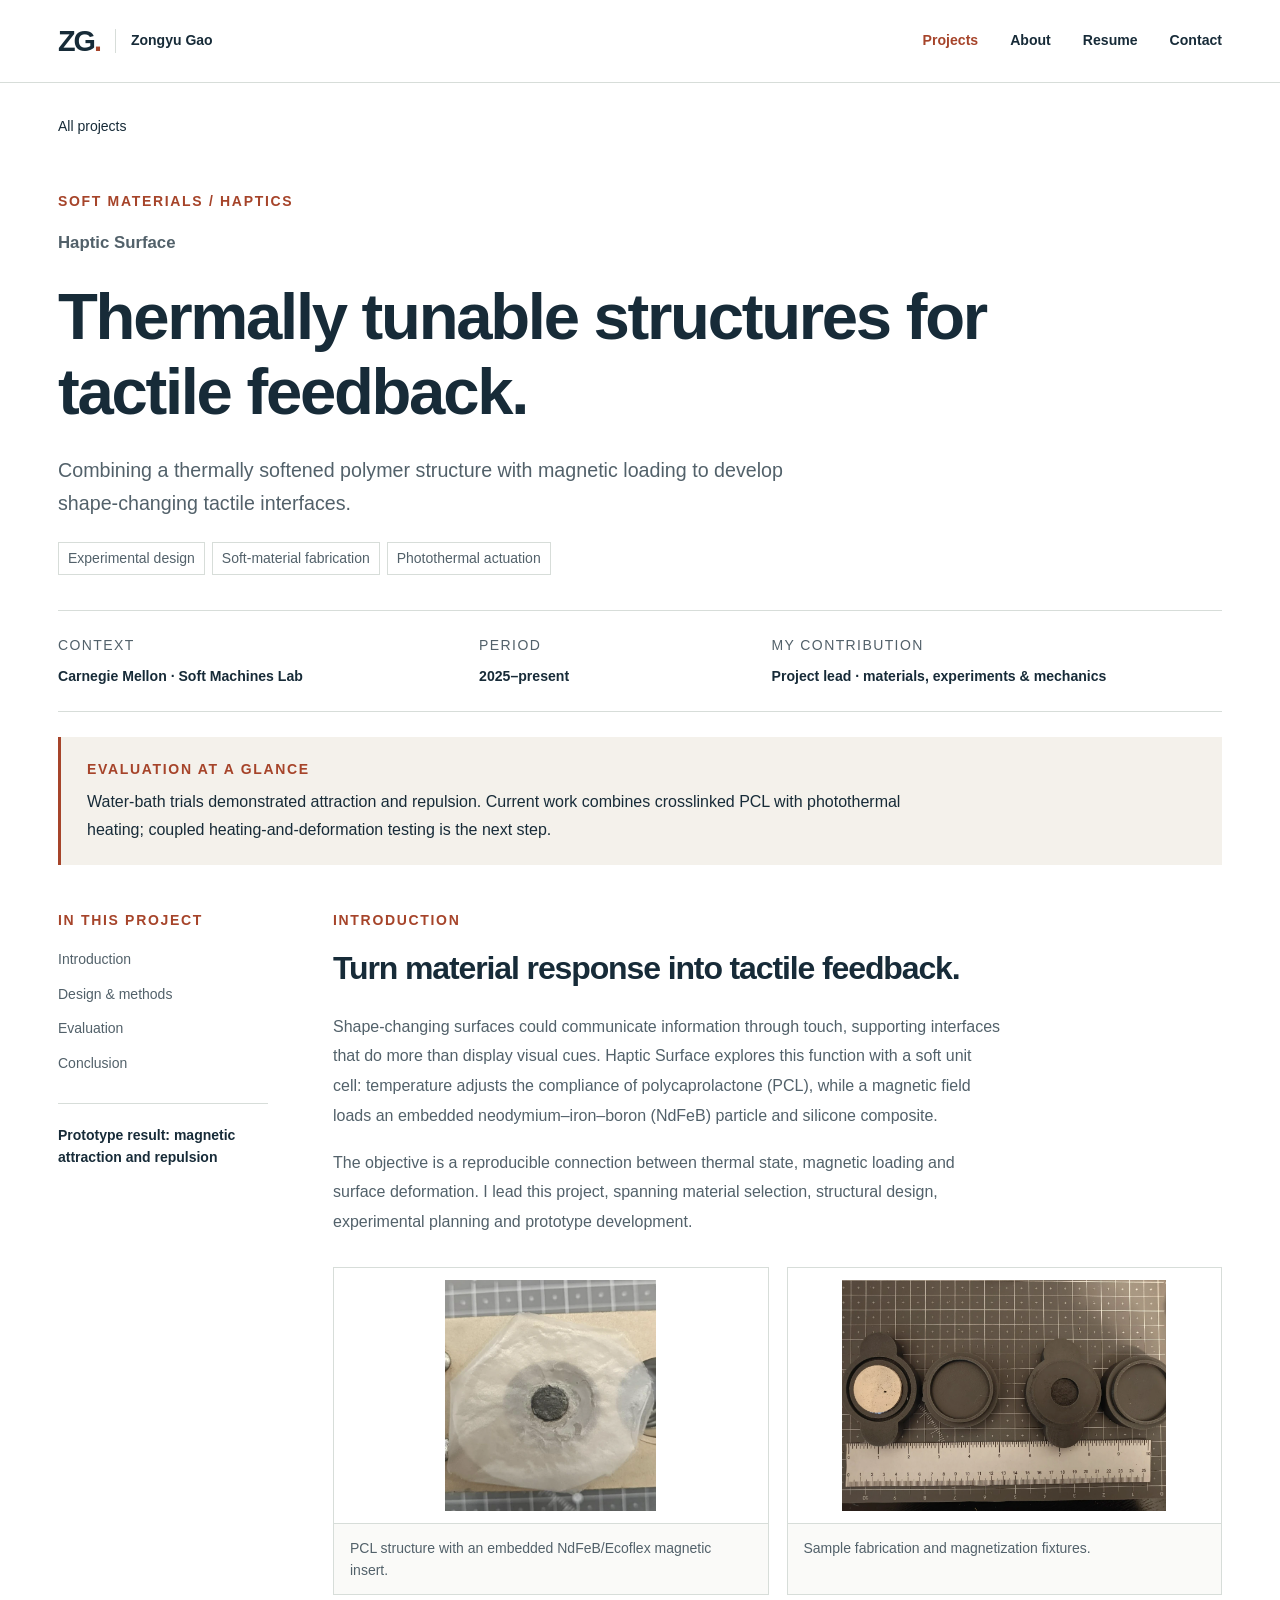
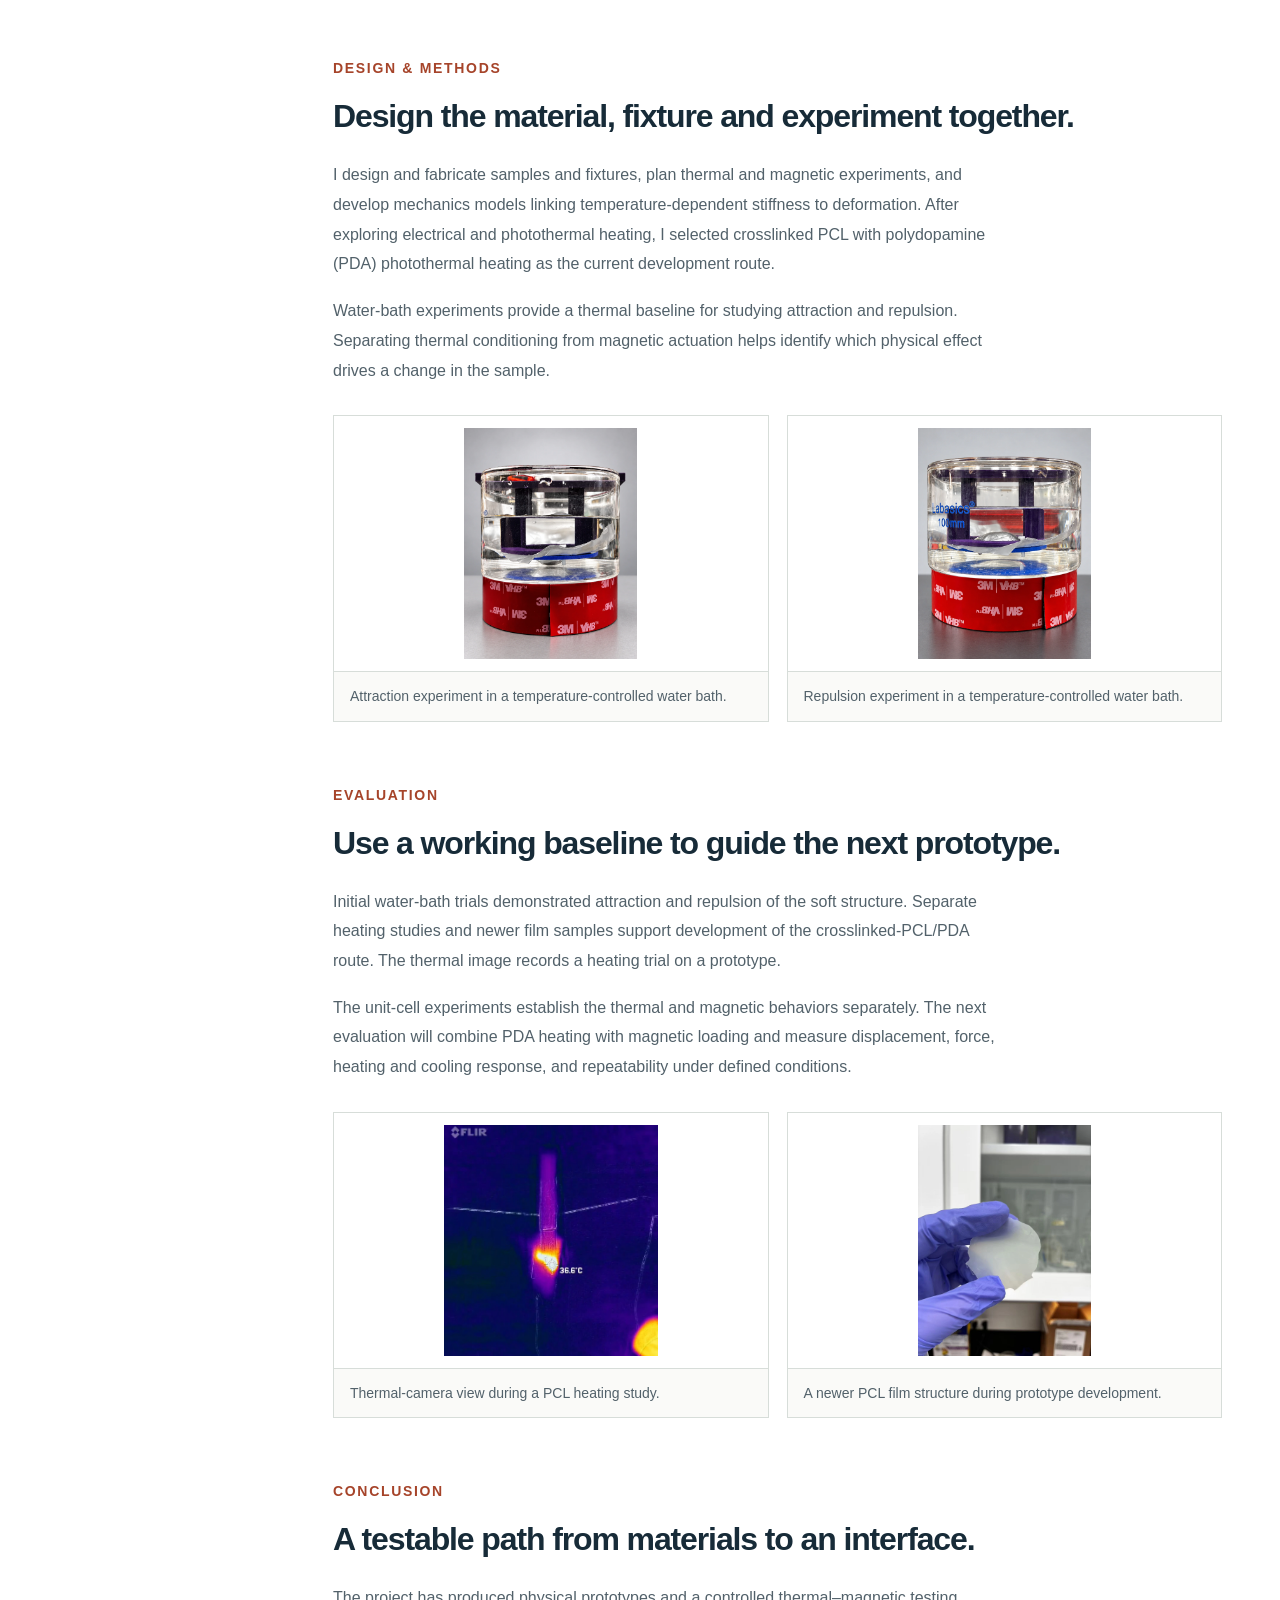
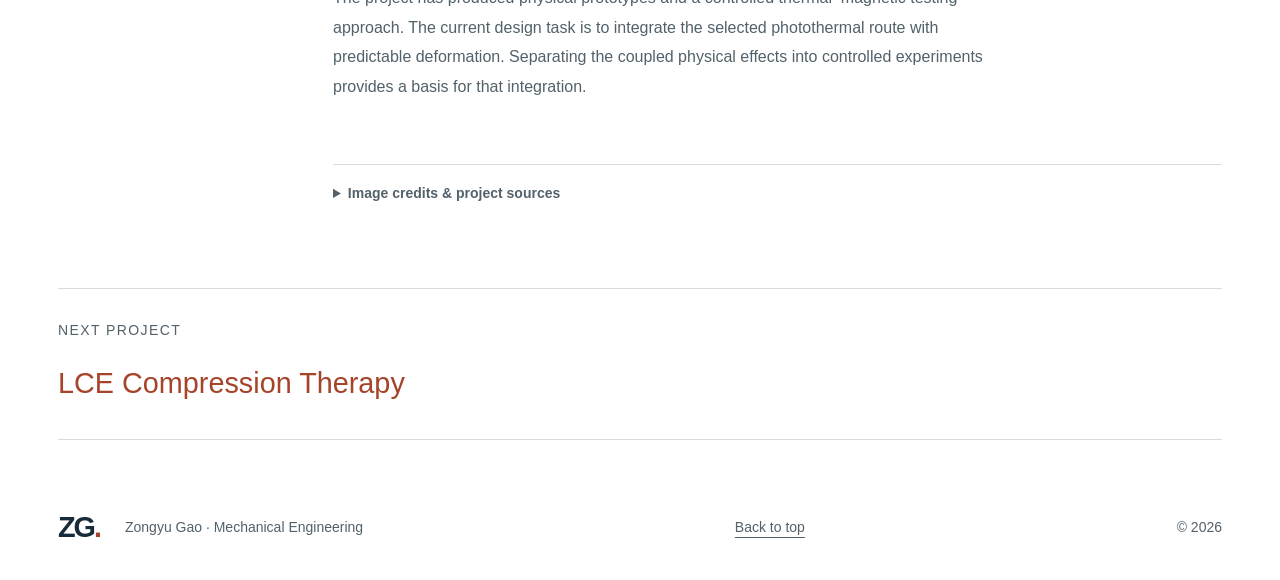
<file: haptic-surface.html>
<!doctype html><html lang="en"><head><meta charset="utf-8"><meta name="viewport" content="width=device-width, initial-scale=1"><title>Haptic Surface | Zongyu Gao</title><meta name="description" content="Combining a thermally softened polymer structure with magnetic loading to develop shape-changing tactile interfaces."><meta name="theme-color" content="#172b38"><link rel="icon" href="favicon.svg" type="image/svg+xml"><link rel="stylesheet" href="styles.css"></head><body><a class="skip" href="#main">Skip to content</a><header class="site-header"><div class="shell navigation"><a class="brand" href="index.html" aria-label="Zongyu Gao home">ZG<span>.</span><span class="brand-name">Zongyu Gao</span></a><nav aria-label="Main navigation"><a href="index.html#work" aria-current="page">Projects</a><a href="index.html#about">About</a><a href="resume.html">Resume</a><a href="index.html#contact">Contact</a></nav></div></header><main id="main" class="shell project"><a class="back" href="index.html#work">All projects</a><header class="project-heading"><p class="eyebrow">Soft materials / Haptics</p><p class="project-name">Haptic Surface</p><h1>Thermally tunable structures for tactile feedback.</h1><p class="lead">Combining a thermally softened polymer structure with magnetic loading to develop shape-changing tactile interfaces.</p><ul class="tags" aria-label="Engineering skills"><li>Experimental design</li><li>Soft-material fabrication</li><li>Photothermal actuation</li></ul></header><dl class="project-facts"><div><dt>Context</dt><dd>Carnegie Mellon · Soft Machines Lab</dd></div><div><dt>Period</dt><dd>2025–present</dd></div><div><dt>My contribution</dt><dd>Project lead · materials, experiments &amp; mechanics</dd></div></dl><div class="outcome-summary"><p class="eyebrow">Evaluation at a glance</p><p>Water-bath trials demonstrated attraction and repulsion. Current work combines crosslinked PCL with photothermal heating; coupled heating-and-deformation testing is the next step.</p></div><div class="case-layout"><aside><p class="eyebrow">In this project</p><nav aria-label="Project sections"><a href="#introduction">Introduction</a><a href="#design">Design & methods</a><a href="#evaluation">Evaluation</a><a href="#conclusion">Conclusion</a></nav><p class="aside-skills">Prototype result: magnetic attraction and repulsion</p></aside><div class="case-content"><section id="introduction" class="case-section"><p class="eyebrow">Introduction</p><h2>Turn material response into tactile feedback.</h2><p>Shape-changing surfaces could communicate information through touch, supporting interfaces that do more than display visual cues. Haptic Surface explores this function with a soft unit cell: temperature adjusts the compliance of polycaprolactone (PCL), while a magnetic field loads an embedded neodymium–iron–boron (NdFeB) particle and silicone composite.</p><p>The objective is a reproducible connection between thermal state, magnetic loading and surface deformation. I lead this project, spanning material selection, structural design, experimental planning and prototype development.</p><div class="gallery"><figure><a class="image-link" href="assets/project-00.webp" target="_blank" rel="noopener" aria-label="Enlarge: PCL structure with an embedded NdFeB/Ecoflex magnetic insert."><img src="assets/project-00.webp" alt="PCL structure with an embedded NdFeB/Ecoflex magnetic insert." width="595" height="650" loading="lazy" decoding="async"></a><figcaption>PCL structure with an embedded NdFeB/Ecoflex magnetic insert.</figcaption></figure><figure><a class="image-link" href="assets/project-01.webp" target="_blank" rel="noopener" aria-label="Enlarge: Sample fabrication and magnetization fixtures."><img src="assets/project-01.webp" alt="Sample fabrication and magnetization fixtures." width="1130" height="805" loading="lazy" decoding="async"></a><figcaption>Sample fabrication and magnetization fixtures.</figcaption></figure></div></section><section id="design" class="case-section"><p class="eyebrow">Design & methods</p><h2>Design the material, fixture and experiment together.</h2><p>I design and fabricate samples and fixtures, plan thermal and magnetic experiments, and develop mechanics models linking temperature-dependent stiffness to deformation. After exploring electrical and photothermal heating, I selected crosslinked PCL with polydopamine (PDA) photothermal heating as the current development route.</p><p>Water-bath experiments provide a thermal baseline for studying attraction and repulsion. Separating thermal conditioning from magnetic actuation helps identify which physical effect drives a change in the sample.</p><div class="gallery"><figure><a class="image-link" href="assets/project-02.webp" target="_blank" rel="noopener" aria-label="Enlarge: Attraction experiment in a temperature-controlled water bath."><img src="assets/project-02.webp" alt="Attraction experiment in a temperature-controlled water bath." width="1086" height="1448" loading="lazy" decoding="async"></a><figcaption>Attraction experiment in a temperature-controlled water bath.</figcaption></figure><figure><a class="image-link" href="assets/project-03.webp" target="_blank" rel="noopener" aria-label="Enlarge: Repulsion experiment in a temperature-controlled water bath."><img src="assets/project-03.webp" alt="Repulsion experiment in a temperature-controlled water bath." width="1086" height="1448" loading="lazy" decoding="async"></a><figcaption>Repulsion experiment in a temperature-controlled water bath.</figcaption></figure></div></section><section id="evaluation" class="case-section"><p class="eyebrow">Evaluation</p><h2>Use a working baseline to guide the next prototype.</h2><p>Initial water-bath trials demonstrated attraction and repulsion of the soft structure. Separate heating studies and newer film samples support development of the crosslinked-PCL/PDA route. The thermal image records a heating trial on a prototype.</p><p>The unit-cell experiments establish the thermal and magnetic behaviors separately. The next evaluation will combine PDA heating with magnetic loading and measure displacement, force, heating and cooling response, and repeatability under defined conditions.</p><div class="gallery"><figure><a class="image-link" href="assets/project-04.webp" target="_blank" rel="noopener" aria-label="Enlarge: Thermal-camera view during a PCL heating study."><img src="assets/project-04.webp" alt="Thermal-camera view during a PCL heating study." width="982" height="1062" loading="lazy" decoding="async"></a><figcaption>Thermal-camera view during a PCL heating study.</figcaption></figure><figure><a class="image-link" href="assets/project-05.webp" target="_blank" rel="noopener" aria-label="Enlarge: A newer PCL film structure during prototype development."><img src="assets/project-05.webp" alt="A newer PCL film structure during prototype development." width="960" height="1280" loading="lazy" decoding="async"></a><figcaption>A newer PCL film structure during prototype development.</figcaption></figure></div></section><section id="conclusion" class="case-section"><p class="eyebrow">Conclusion</p><h2>A testable path from materials to an interface.</h2><p>The project has produced physical prototypes and a controlled thermal–magnetic testing approach. The current design task is to integrate the selected photothermal route with predictable deformation. Separating the coupled physical effects into controlled experiments provides a basis for that integration.</p></section><details class="credits"><summary>Image credits &amp; project sources</summary><p>Prototype and experiment images: Zongyu Gao, Haptic Surface research.</p></details></div></div><dialog aria-label="Expanded project image"><button type="button" autofocus>Close image ×</button><img alt=""><p></p></dialog><script src="images.js" defer></script><a class="next-project" href="compression-therapy.html"><span><small>Next project</small><strong>LCE Compression Therapy</strong></span></a></main><footer class="shell footer"><a class="brand" href="index.html" aria-label="Zongyu Gao home">ZG<span>.</span></a><p>Zongyu Gao · Mechanical Engineering</p><a href="#main">Back to top</a><p>© 2026</p></footer></body></html>
</file>
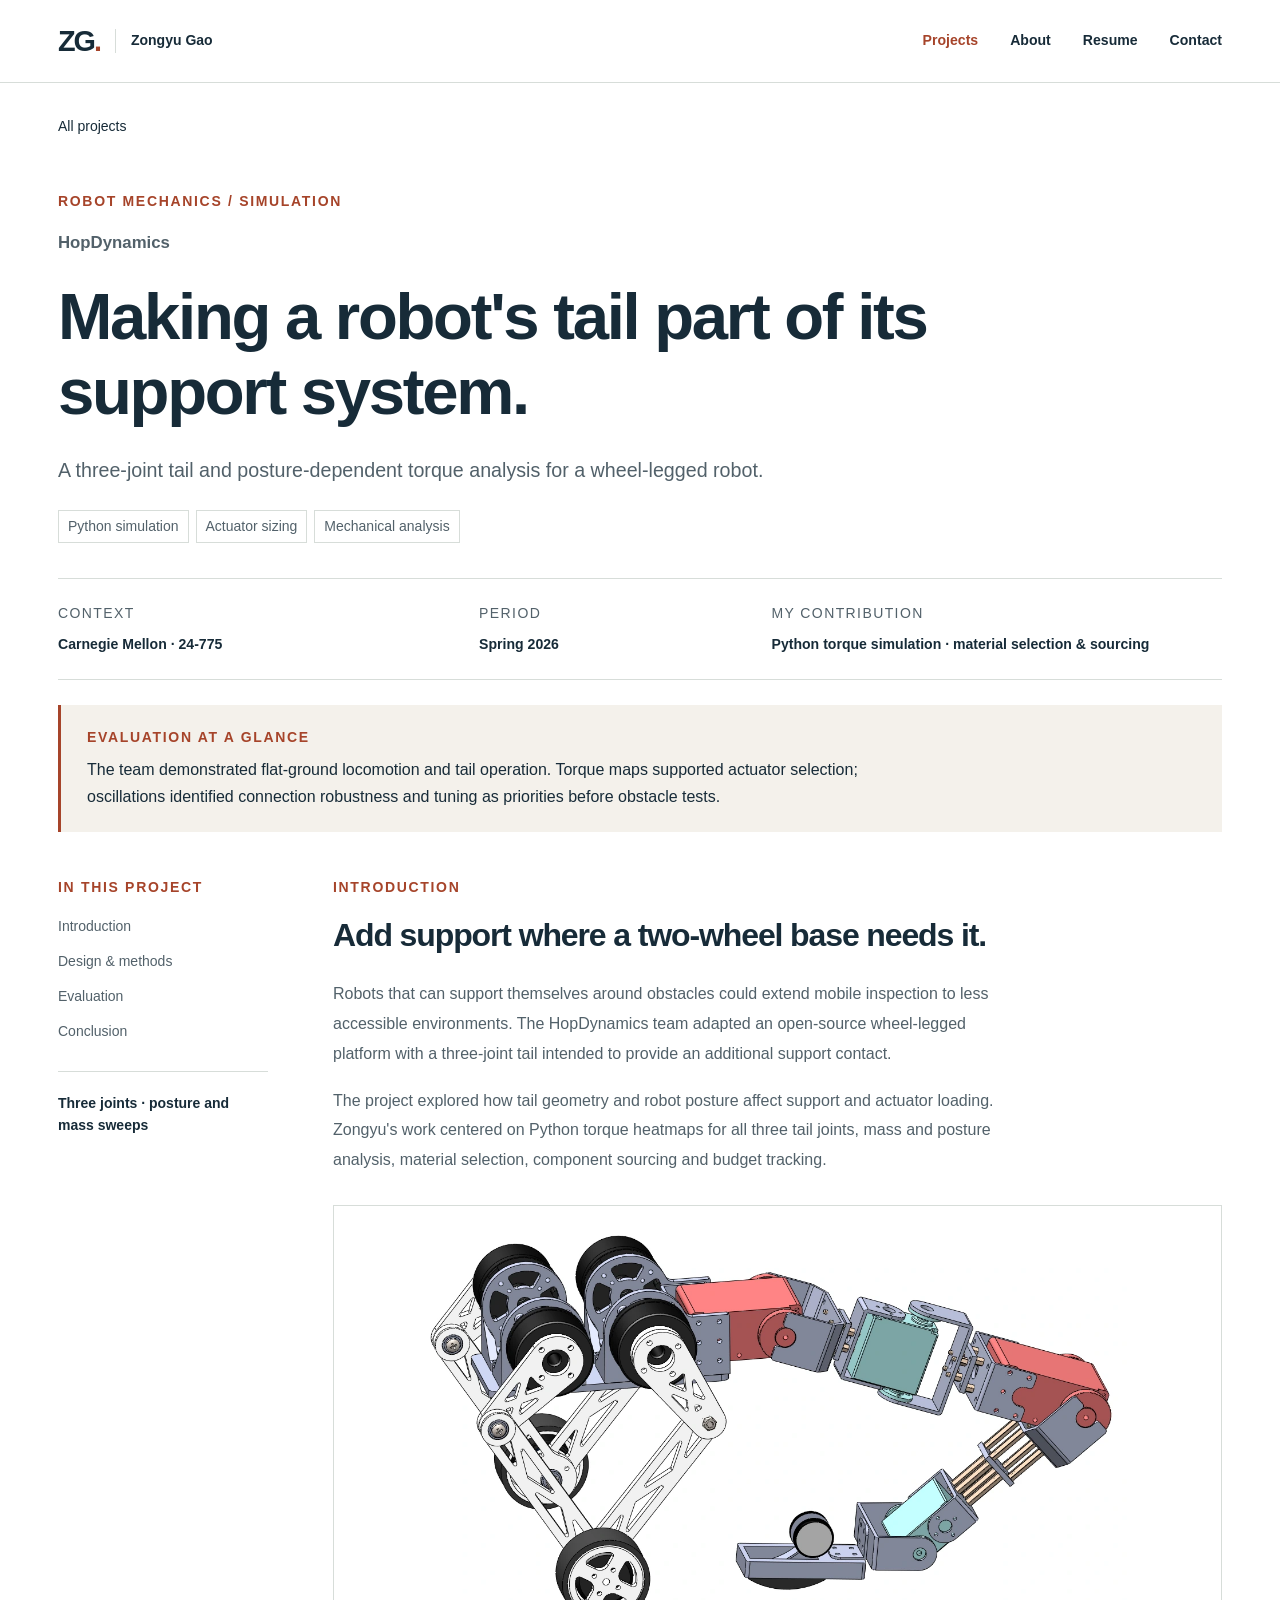
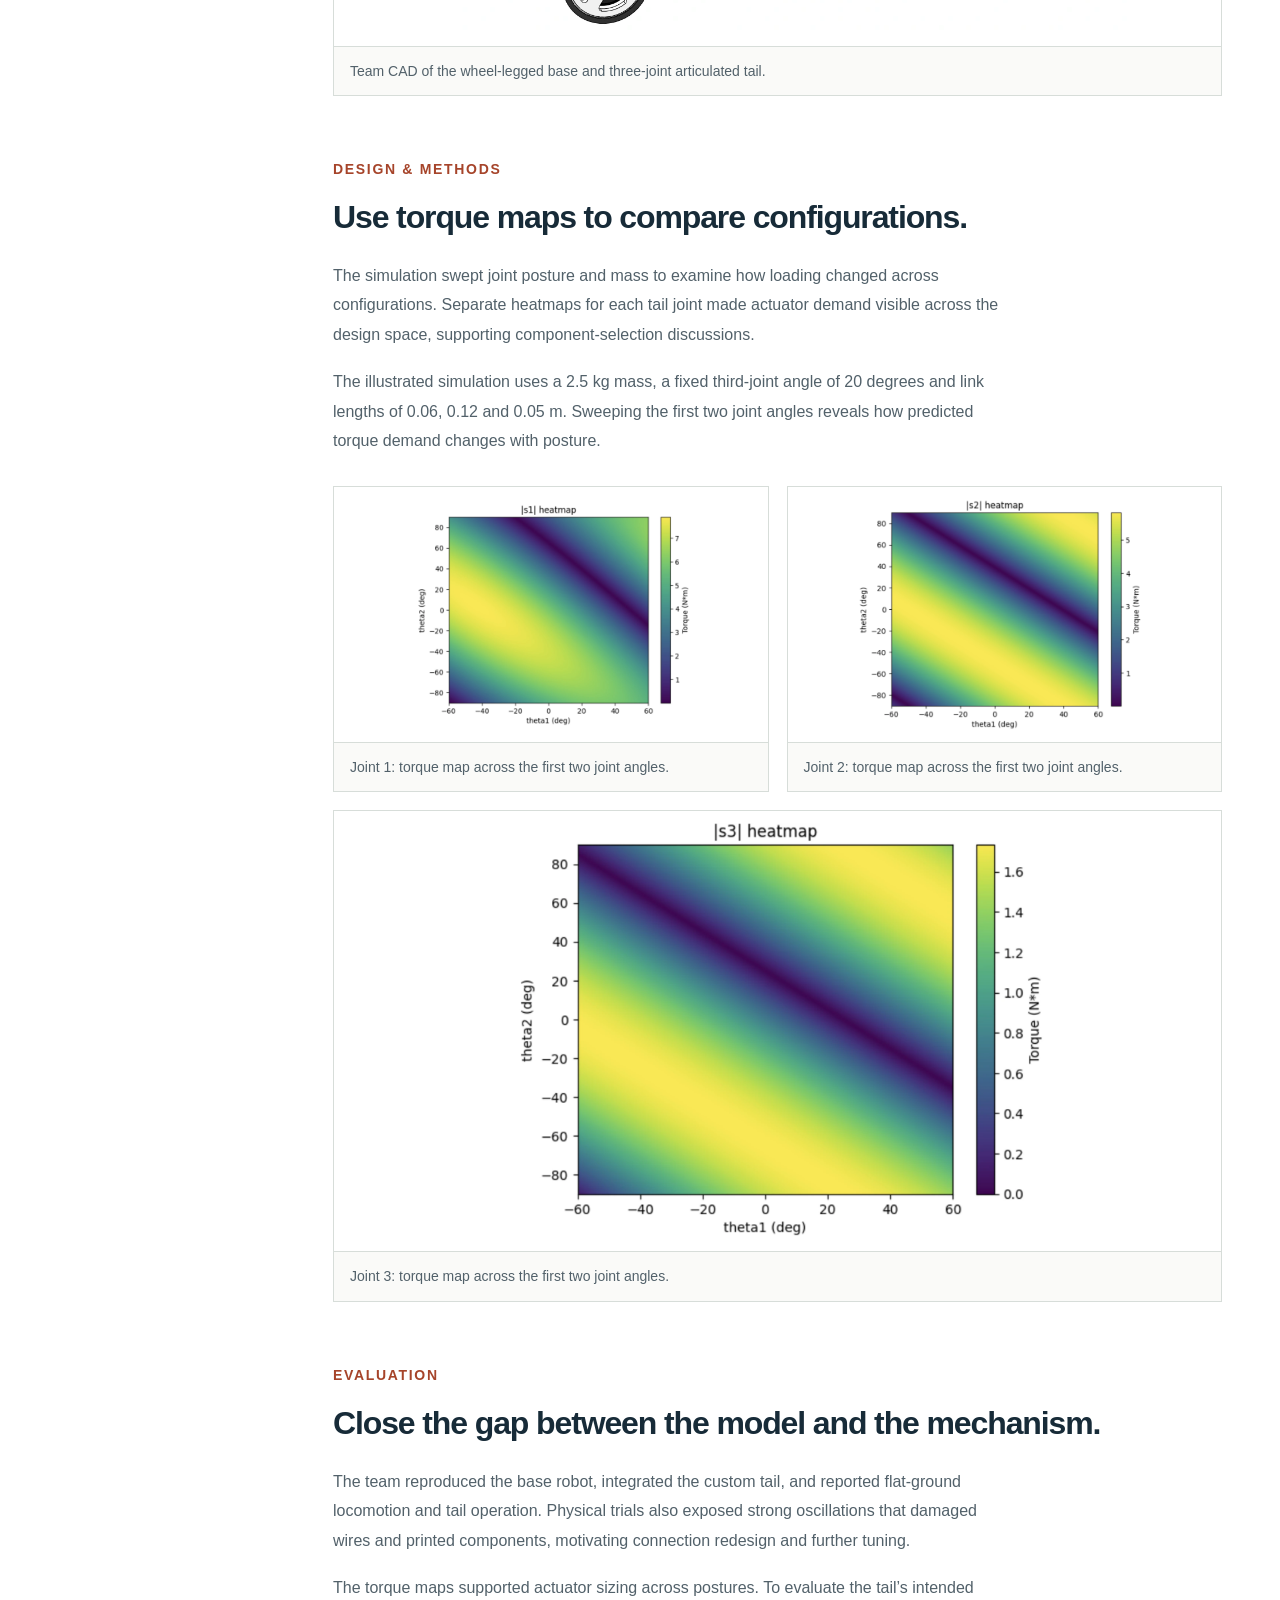
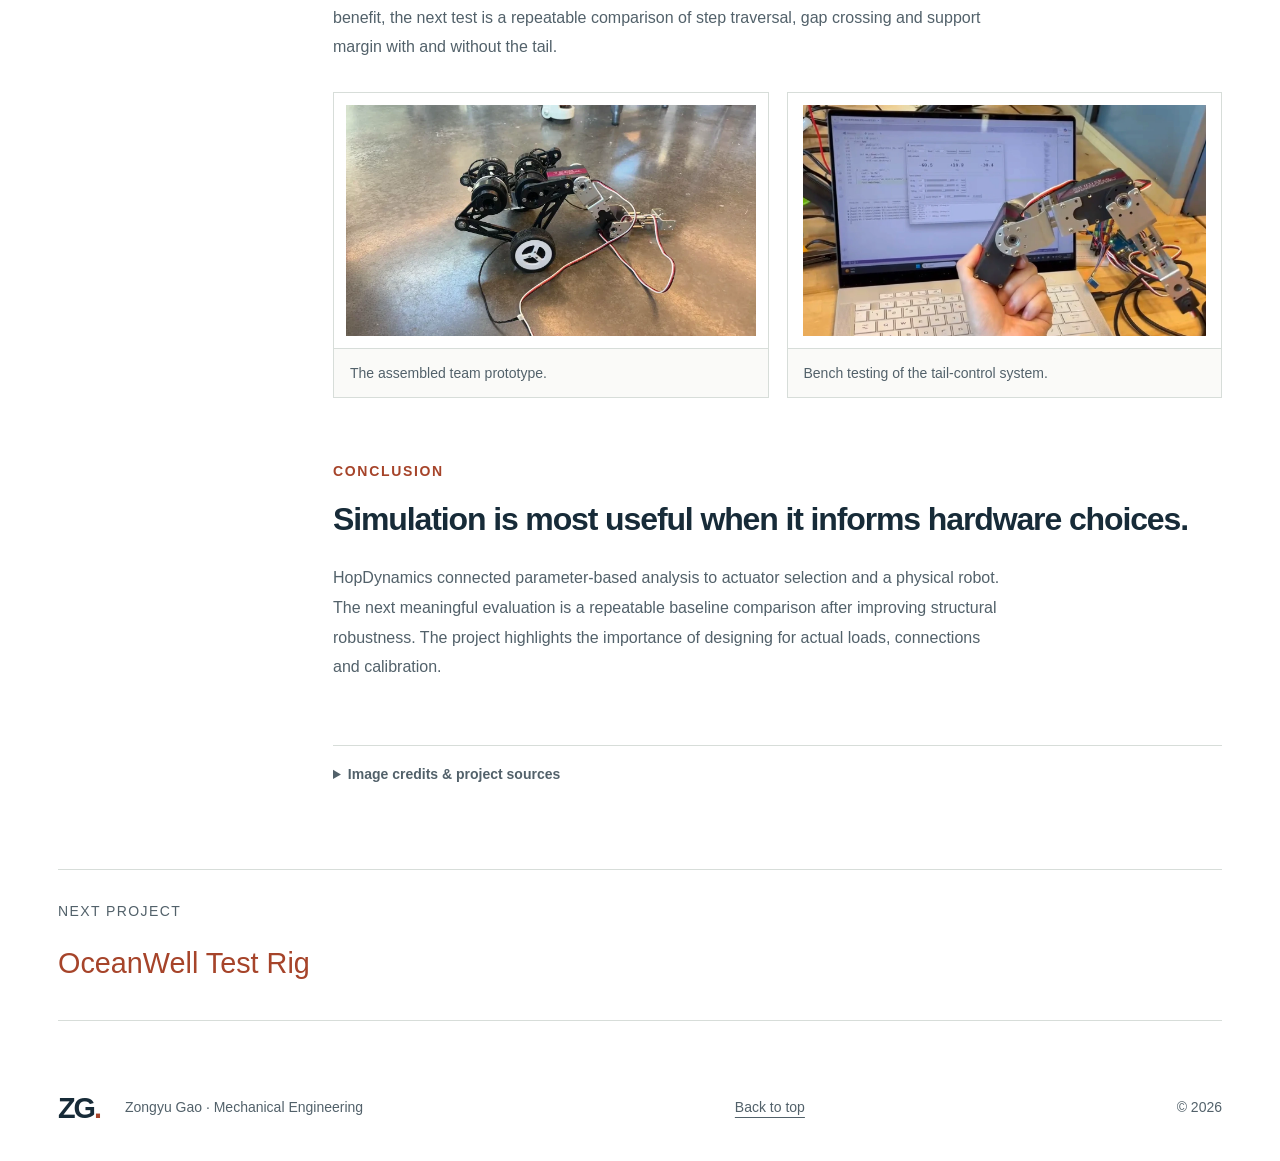
<file: hopdynamics.html>
<!doctype html><html lang="en"><head><meta charset="utf-8"><meta name="viewport" content="width=device-width, initial-scale=1"><title>HopDynamics | Zongyu Gao</title><meta name="description" content="A three-joint tail and posture-dependent torque analysis for a wheel-legged robot."><meta name="theme-color" content="#172b38"><link rel="icon" href="favicon.svg" type="image/svg+xml"><link rel="stylesheet" href="styles.css"></head><body><a class="skip" href="#main">Skip to content</a><header class="site-header"><div class="shell navigation"><a class="brand" href="index.html" aria-label="Zongyu Gao home">ZG<span>.</span><span class="brand-name">Zongyu Gao</span></a><nav aria-label="Main navigation"><a href="index.html#work" aria-current="page">Projects</a><a href="index.html#about">About</a><a href="resume.html">Resume</a><a href="index.html#contact">Contact</a></nav></div></header><main id="main" class="shell project"><a class="back" href="index.html#work">All projects</a><header class="project-heading"><p class="eyebrow">Robot mechanics / Simulation</p><p class="project-name">HopDynamics</p><h1>Making a robot&#x27;s tail part of its support system.</h1><p class="lead">A three-joint tail and posture-dependent torque analysis for a wheel-legged robot.</p><ul class="tags" aria-label="Engineering skills"><li>Python simulation</li><li>Actuator sizing</li><li>Mechanical analysis</li></ul></header><dl class="project-facts"><div><dt>Context</dt><dd>Carnegie Mellon · 24-775</dd></div><div><dt>Period</dt><dd>Spring 2026</dd></div><div><dt>My contribution</dt><dd>Python torque simulation · material selection &amp; sourcing</dd></div></dl><div class="outcome-summary"><p class="eyebrow">Evaluation at a glance</p><p>The team demonstrated flat-ground locomotion and tail operation. Torque maps supported actuator selection; oscillations identified connection robustness and tuning as priorities before obstacle tests.</p></div><div class="case-layout"><aside><p class="eyebrow">In this project</p><nav aria-label="Project sections"><a href="#introduction">Introduction</a><a href="#design">Design & methods</a><a href="#evaluation">Evaluation</a><a href="#conclusion">Conclusion</a></nav><p class="aside-skills">Three joints · posture and mass sweeps</p></aside><div class="case-content"><section id="introduction" class="case-section"><p class="eyebrow">Introduction</p><h2>Add support where a two-wheel base needs it.</h2><p>Robots that can support themselves around obstacles could extend mobile inspection to less accessible environments. The HopDynamics team adapted an open-source wheel-legged platform with a three-joint tail intended to provide an additional support contact.</p><p>The project explored how tail geometry and robot posture affect support and actuator loading. Zongyu&#x27;s work centered on Python torque heatmaps for all three tail joints, mass and posture analysis, material selection, component sourcing and budget tracking.</p><div class="gallery"><figure><a class="image-link" href="assets/project-09.webp" target="_blank" rel="noopener" aria-label="Enlarge: Team CAD of the wheel-legged base and three-joint articulated tail."><img src="assets/project-09.webp" alt="Team CAD of the wheel-legged base and three-joint articulated tail." width="1228" height="727" loading="lazy" decoding="async"></a><figcaption>Team CAD of the wheel-legged base and three-joint articulated tail.</figcaption></figure></div></section><section id="design" class="case-section"><p class="eyebrow">Design & methods</p><h2>Use torque maps to compare configurations.</h2><p>The simulation swept joint posture and mass to examine how loading changed across configurations. Separate heatmaps for each tail joint made actuator demand visible across the design space, supporting component-selection discussions.</p><p>The illustrated simulation uses a 2.5 kg mass, a fixed third-joint angle of 20 degrees and link lengths of 0.06, 0.12 and 0.05 m. Sweeping the first two joint angles reveals how predicted torque demand changes with posture.</p><div class="gallery"><figure><a class="image-link" href="assets/project-12.webp" target="_blank" rel="noopener" aria-label="Enlarge: Joint 1: torque map across the first two joint angles."><img src="assets/project-12.webp" alt="Joint 1: torque map across the first two joint angles." width="1480" height="1148" loading="lazy" decoding="async"></a><figcaption>Joint 1: torque map across the first two joint angles.</figcaption></figure><figure><a class="image-link" href="assets/project-13.webp" target="_blank" rel="noopener" aria-label="Enlarge: Joint 2: torque map across the first two joint angles."><img src="assets/project-13.webp" alt="Joint 2: torque map across the first two joint angles." width="1544" height="1106" loading="lazy" decoding="async"></a><figcaption>Joint 2: torque map across the first two joint angles.</figcaption></figure><figure><a class="image-link" href="assets/project-14.webp" target="_blank" rel="noopener" aria-label="Enlarge: Joint 3: torque map across the first two joint angles."><img src="assets/project-14.webp" alt="Joint 3: torque map across the first two joint angles." width="1440" height="1100" loading="lazy" decoding="async"></a><figcaption>Joint 3: torque map across the first two joint angles.</figcaption></figure></div></section><section id="evaluation" class="case-section"><p class="eyebrow">Evaluation</p><h2>Close the gap between the model and the mechanism.</h2><p>The team reproduced the base robot, integrated the custom tail, and reported flat-ground locomotion and tail operation. Physical trials also exposed strong oscillations that damaged wires and printed components, motivating connection redesign and further tuning.</p><p>The torque maps supported actuator sizing across postures. To evaluate the tail’s intended benefit, the next test is a repeatable comparison of step traversal, gap crossing and support margin with and without the tail.</p><div class="gallery"><figure><a class="image-link" href="assets/project-10.webp" target="_blank" rel="noopener" aria-label="Enlarge: The assembled team prototype."><img src="assets/project-10.webp" alt="The assembled team prototype." width="1456" height="819" loading="lazy" decoding="async"></a><figcaption>The assembled team prototype.</figcaption></figure><figure><a class="image-link" href="assets/project-11.webp" target="_blank" rel="noopener" aria-label="Enlarge: Bench testing of the tail-control system."><img src="assets/project-11.webp" alt="Bench testing of the tail-control system." width="1308" height="750" loading="lazy" decoding="async"></a><figcaption>Bench testing of the tail-control system.</figcaption></figure></div></section><section id="conclusion" class="case-section"><p class="eyebrow">Conclusion</p><h2>Simulation is most useful when it informs hardware choices.</h2><p>HopDynamics connected parameter-based analysis to actuator selection and a physical robot. The next meaningful evaluation is a repeatable baseline comparison after improving structural robustness. The project highlights the importance of designing for actual loads, connections and calibration.</p></section><details class="credits"><summary>Image credits &amp; project sources</summary><p>Images and torque maps: HopDynamics team reports and Interim Deliverable 2. Python torque-heatmap work attributed to Zongyu Gao in the team deliverable.</p></details></div></div><dialog aria-label="Expanded project image"><button type="button" autofocus>Close image ×</button><img alt=""><p></p></dialog><script src="images.js" defer></script><a class="next-project" href="filtration-test-rig.html"><span><small>Next project</small><strong>OceanWell Test Rig</strong></span></a></main><footer class="shell footer"><a class="brand" href="index.html" aria-label="Zongyu Gao home">ZG<span>.</span></a><p>Zongyu Gao · Mechanical Engineering</p><a href="#main">Back to top</a><p>© 2026</p></footer></body></html>
</file>
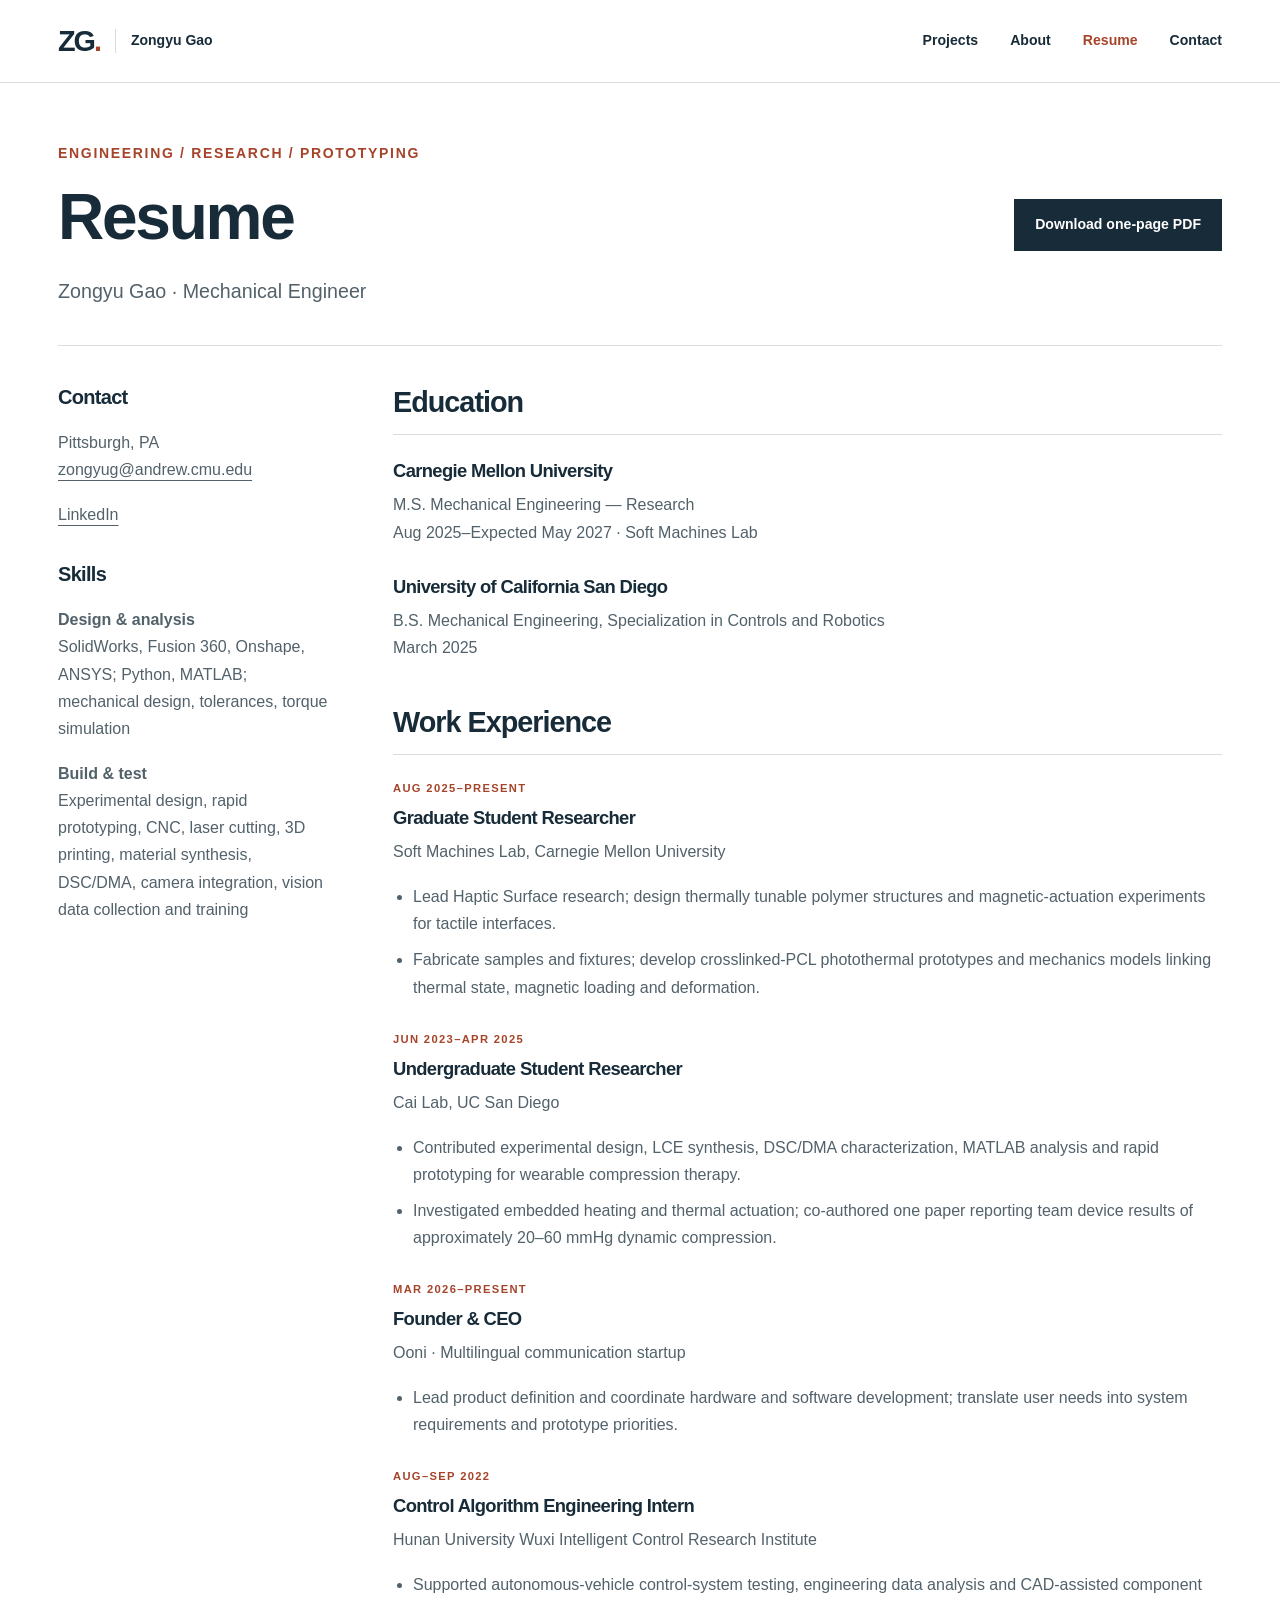
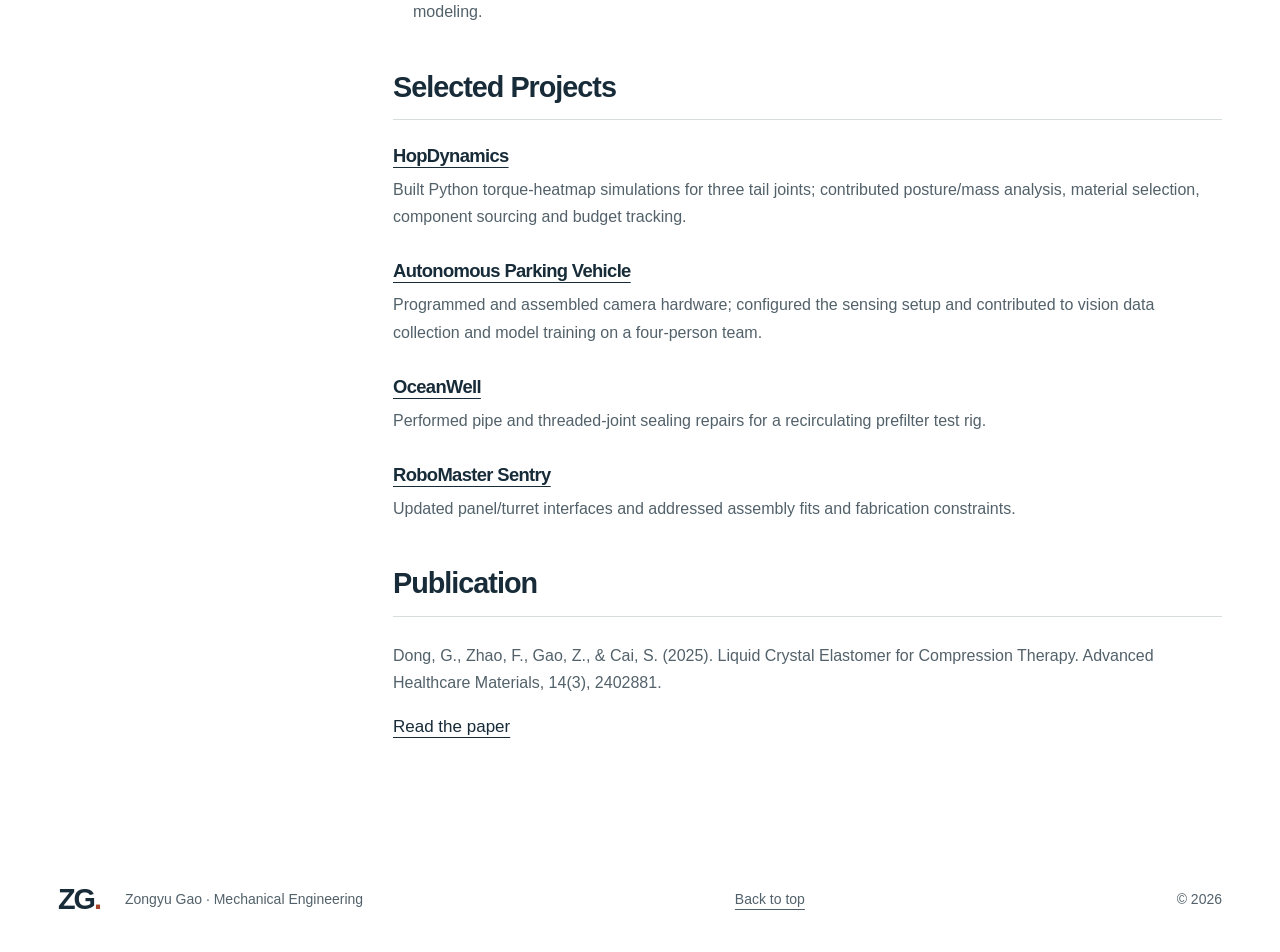
<file: resume.html>
<!doctype html><html lang="en"><head><meta charset="utf-8"><meta name="viewport" content="width=device-width, initial-scale=1"><title>Resume | Zongyu Gao</title><meta name="description" content="Education, skills and engineering experience of Zongyu Gao."><meta name="theme-color" content="#172b38"><link rel="icon" href="favicon.svg" type="image/svg+xml"><link rel="stylesheet" href="styles.css"></head><body><a class="skip" href="#main">Skip to content</a><header class="site-header"><div class="shell navigation"><a class="brand" href="index.html" aria-label="Zongyu Gao home">ZG<span>.</span><span class="brand-name">Zongyu Gao</span></a><nav aria-label="Main navigation"><a href="index.html#work">Projects</a><a href="index.html#about">About</a><a href="resume.html" aria-current="page">Resume</a><a href="index.html#contact">Contact</a></nav></div></header><main id="main" class="shell resume"><div class="resume-heading"><div><p class="eyebrow">Engineering / Research / Prototyping</p><h1>Resume</h1><p class="lead">Zongyu Gao · Mechanical Engineer</p></div><a class="button" href="assets/Zongyu%20Gao%20Resume.pdf" download>Download one-page PDF</a></div><div class="resume-layout"><aside><h2>Contact</h2><p>Pittsburgh, PA<br><a href="mailto:zongyug@andrew.cmu.edu">zongyug@andrew.cmu.edu</a></p><p><a href="https://www.linkedin.com/in/zongyu-gao">LinkedIn</a></p><h2>Skills</h2><p><strong>Design &amp; analysis</strong><br>SolidWorks, Fusion 360, Onshape, ANSYS; Python, MATLAB; mechanical design, tolerances, torque simulation</p><p><strong>Build &amp; test</strong><br>Experimental design, rapid prototyping, CNC, laser cutting, 3D printing, material synthesis, DSC/DMA, camera integration, vision data collection and training</p></aside><div><section><h2>Education</h2><article><h3>Carnegie Mellon University</h3><p>M.S. Mechanical Engineering — Research<br>Aug 2025–Expected May 2027 · Soft Machines Lab</p></article><article><h3>University of California San Diego</h3><p>B.S. Mechanical Engineering, Specialization in Controls and Robotics<br>March 2025</p></article></section><section><h2>Work Experience</h2><article><p class="eyebrow">Aug 2025–present</p><h3>Graduate Student Researcher</h3><p>Soft Machines Lab, Carnegie Mellon University</p><ul><li>Lead Haptic Surface research; design thermally tunable polymer structures and magnetic-actuation experiments for tactile interfaces.</li><li>Fabricate samples and fixtures; develop crosslinked-PCL photothermal prototypes and mechanics models linking thermal state, magnetic loading and deformation.</li></ul></article><article><p class="eyebrow">Jun 2023–Apr 2025</p><h3>Undergraduate Student Researcher</h3><p>Cai Lab, UC San Diego</p><ul><li>Contributed experimental design, LCE synthesis, DSC/DMA characterization, MATLAB analysis and rapid prototyping for wearable compression therapy.</li><li>Investigated embedded heating and thermal actuation; co-authored one paper reporting team device results of approximately 20–60 mmHg dynamic compression.</li></ul></article><article><p class="eyebrow">Mar 2026–present</p><h3>Founder &amp; CEO</h3><p>Ooni · Multilingual communication startup</p><ul><li>Lead product definition and coordinate hardware and software development; translate user needs into system requirements and prototype priorities.</li></ul></article><article><p class="eyebrow">Aug–Sep 2022</p><h3>Control Algorithm Engineering Intern</h3><p>Hunan University Wuxi Intelligent Control Research Institute</p><ul><li>Supported autonomous-vehicle control-system testing, engineering data analysis and CAD-assisted component modeling.</li></ul></article></section><section><h2>Selected Projects</h2><article><h3><a href="hopdynamics.html">HopDynamics</a></h3><p>Built Python torque-heatmap simulations for three tail joints; contributed posture/mass analysis, material selection, component sourcing and budget tracking.</p></article><article><h3><a href="autonomous-parking.html">Autonomous Parking Vehicle</a></h3><p>Programmed and assembled camera hardware; configured the sensing setup and contributed to vision data collection and model training on a four-person team.</p></article><article><h3><a href="filtration-test-rig.html">OceanWell</a></h3><p>Performed pipe and threaded-joint sealing repairs for a recirculating prefilter test rig.</p></article><article><h3><a href="robomaster.html">RoboMaster Sentry</a></h3><p>Updated panel/turret interfaces and addressed assembly fits and fabrication constraints.</p></article></section><section><h2>Publication</h2><p>Dong, G., Zhao, F., Gao, Z., &amp; Cai, S. (2025). Liquid Crystal Elastomer for Compression Therapy. Advanced Healthcare Materials, 14(3), 2402881.</p><a href="https://doi.org/10.1002/adhm.202402881">Read the paper</a></section></div></div></main><footer class="shell footer"><a class="brand" href="index.html" aria-label="Zongyu Gao home">ZG<span>.</span></a><p>Zongyu Gao · Mechanical Engineering</p><a href="#main">Back to top</a><p>© 2026</p></footer></body></html>
</file>
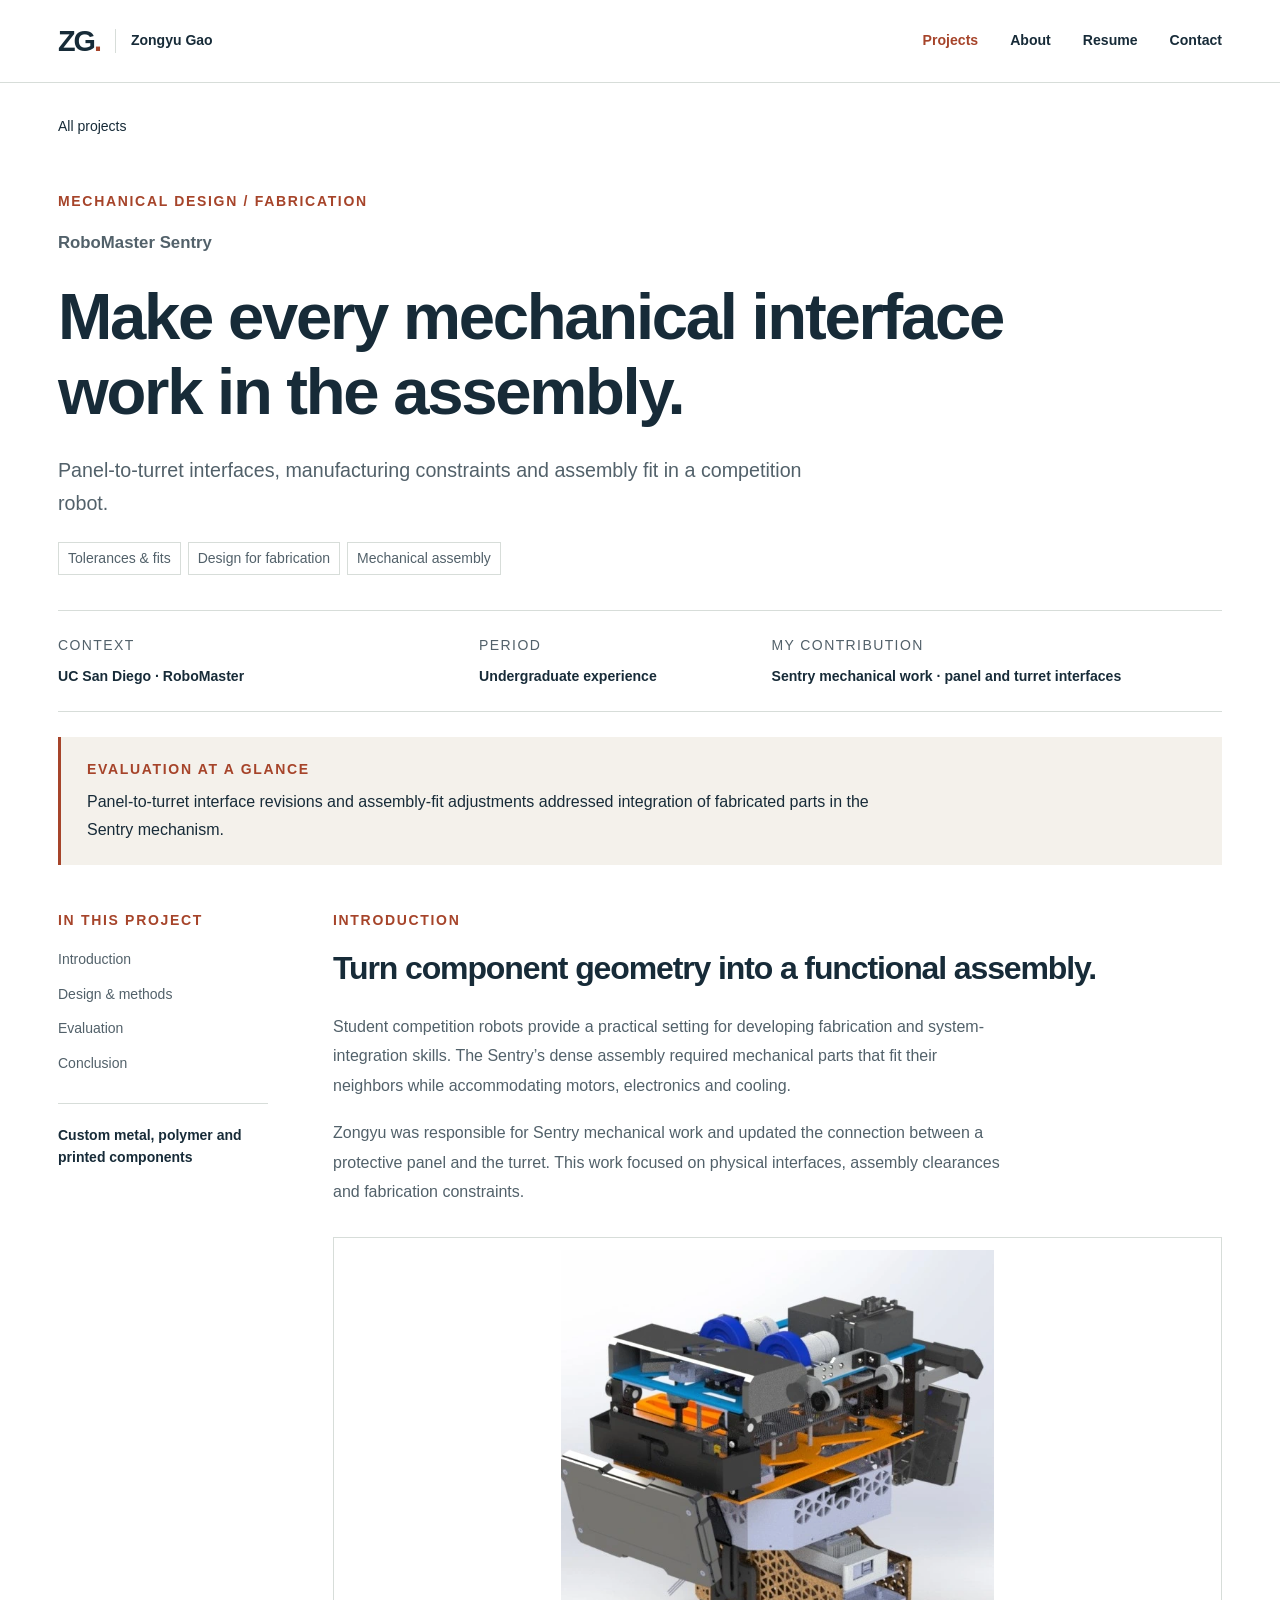
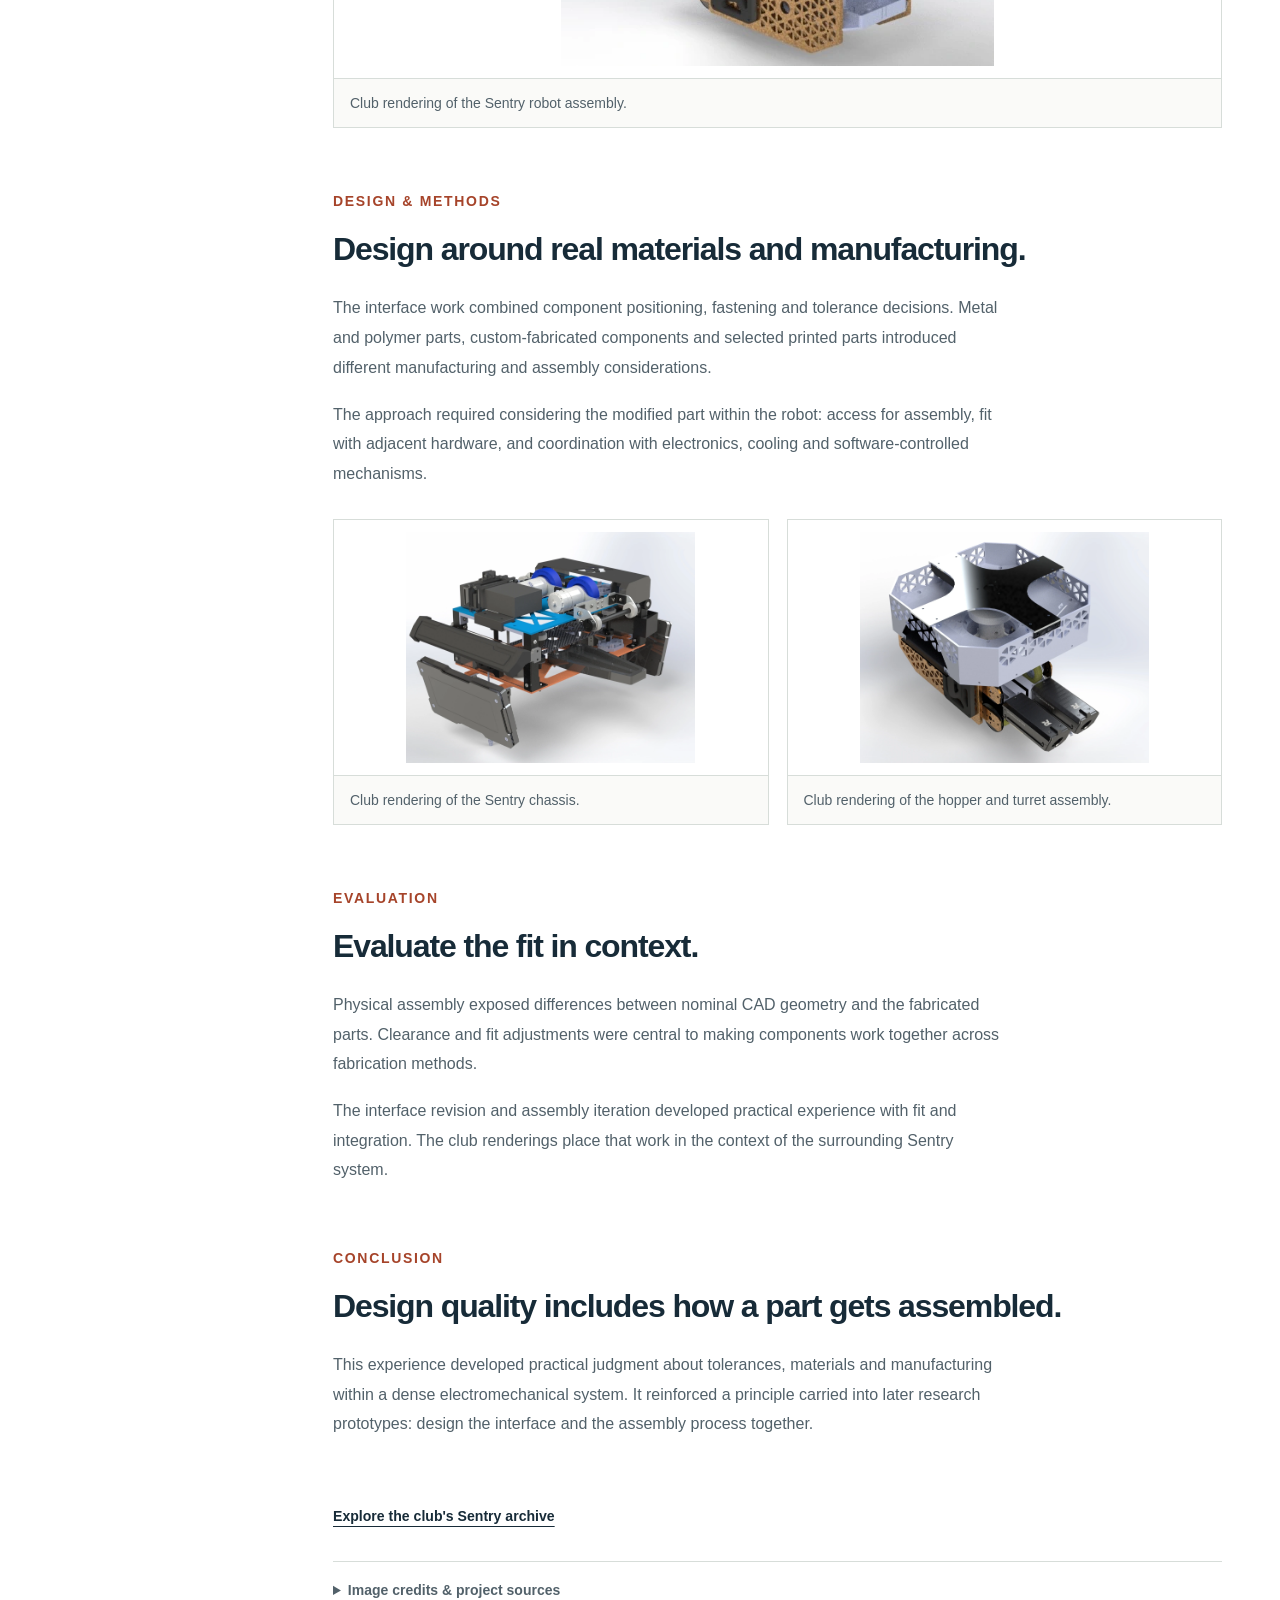
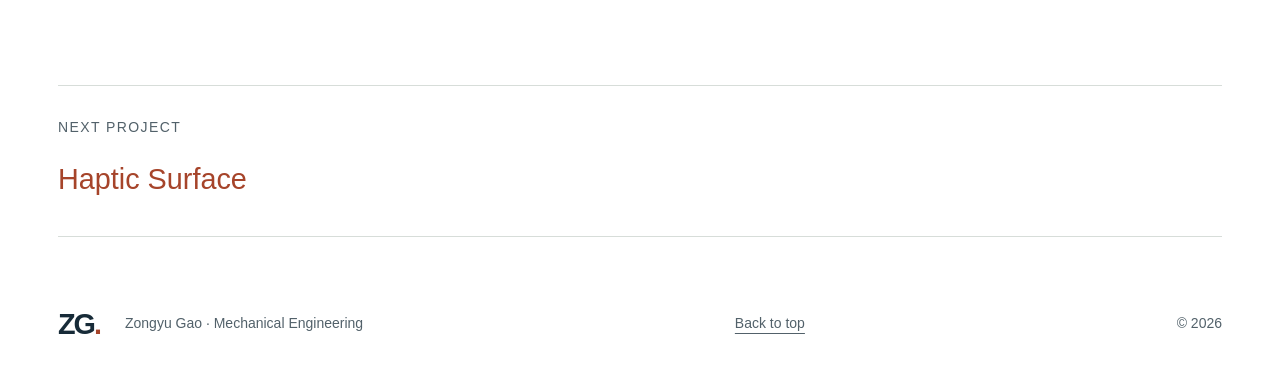
<file: robomaster.html>
<!doctype html><html lang="en"><head><meta charset="utf-8"><meta name="viewport" content="width=device-width, initial-scale=1"><title>RoboMaster Sentry | Zongyu Gao</title><meta name="description" content="Panel-to-turret interfaces, manufacturing constraints and assembly fit in a competition robot."><meta name="theme-color" content="#172b38"><link rel="icon" href="favicon.svg" type="image/svg+xml"><link rel="stylesheet" href="styles.css"></head><body><a class="skip" href="#main">Skip to content</a><header class="site-header"><div class="shell navigation"><a class="brand" href="index.html" aria-label="Zongyu Gao home">ZG<span>.</span><span class="brand-name">Zongyu Gao</span></a><nav aria-label="Main navigation"><a href="index.html#work" aria-current="page">Projects</a><a href="index.html#about">About</a><a href="resume.html">Resume</a><a href="index.html#contact">Contact</a></nav></div></header><main id="main" class="shell project"><a class="back" href="index.html#work">All projects</a><header class="project-heading"><p class="eyebrow">Mechanical design / Fabrication</p><p class="project-name">RoboMaster Sentry</p><h1>Make every mechanical interface work in the assembly.</h1><p class="lead">Panel-to-turret interfaces, manufacturing constraints and assembly fit in a competition robot.</p><ul class="tags" aria-label="Engineering skills"><li>Tolerances &amp; fits</li><li>Design for fabrication</li><li>Mechanical assembly</li></ul></header><dl class="project-facts"><div><dt>Context</dt><dd>UC San Diego · RoboMaster</dd></div><div><dt>Period</dt><dd>Undergraduate experience</dd></div><div><dt>My contribution</dt><dd>Sentry mechanical work · panel and turret interfaces</dd></div></dl><div class="outcome-summary"><p class="eyebrow">Evaluation at a glance</p><p>Panel-to-turret interface revisions and assembly-fit adjustments addressed integration of fabricated parts in the Sentry mechanism.</p></div><div class="case-layout"><aside><p class="eyebrow">In this project</p><nav aria-label="Project sections"><a href="#introduction">Introduction</a><a href="#design">Design & methods</a><a href="#evaluation">Evaluation</a><a href="#conclusion">Conclusion</a></nav><p class="aside-skills">Custom metal, polymer and printed components</p></aside><div class="case-content"><section id="introduction" class="case-section"><p class="eyebrow">Introduction</p><h2>Turn component geometry into a functional assembly.</h2><p>Student competition robots provide a practical setting for developing fabrication and system-integration skills. The Sentry’s dense assembly required mechanical parts that fit their neighbors while accommodating motors, electronics and cooling.</p><p>Zongyu was responsible for Sentry mechanical work and updated the connection between a protective panel and the turret. This work focused on physical interfaces, assembly clearances and fabrication constraints.</p><div class="gallery"><figure><a class="image-link" href="assets/project-22.webp" target="_blank" rel="noopener" aria-label="Enlarge: Club rendering of the Sentry robot assembly."><img src="assets/project-22.webp" alt="Club rendering of the Sentry robot assembly." width="611" height="586" loading="lazy" decoding="async"></a><figcaption>Club rendering of the Sentry robot assembly.</figcaption></figure></div></section><section id="design" class="case-section"><p class="eyebrow">Design & methods</p><h2>Design around real materials and manufacturing.</h2><p>The interface work combined component positioning, fastening and tolerance decisions. Metal and polymer parts, custom-fabricated components and selected printed parts introduced different manufacturing and assembly considerations.</p><p>The approach required considering the modified part within the robot: access for assembly, fit with adjacent hardware, and coordination with electronics, cooling and software-controlled mechanisms.</p><div class="gallery"><figure><a class="image-link" href="assets/project-23.webp" target="_blank" rel="noopener" aria-label="Enlarge: Club rendering of the Sentry chassis."><img src="assets/project-23.webp" alt="Club rendering of the Sentry chassis." width="1350" height="1080" loading="lazy" decoding="async"></a><figcaption>Club rendering of the Sentry chassis.</figcaption></figure><figure><a class="image-link" href="assets/project-24.webp" target="_blank" rel="noopener" aria-label="Enlarge: Club rendering of the hopper and turret assembly."><img src="assets/project-24.webp" alt="Club rendering of the hopper and turret assembly." width="1350" height="1080" loading="lazy" decoding="async"></a><figcaption>Club rendering of the hopper and turret assembly.</figcaption></figure></div></section><section id="evaluation" class="case-section"><p class="eyebrow">Evaluation</p><h2>Evaluate the fit in context.</h2><p>Physical assembly exposed differences between nominal CAD geometry and the fabricated parts. Clearance and fit adjustments were central to making components work together across fabrication methods.</p><p>The interface revision and assembly iteration developed practical experience with fit and integration. The club renderings place that work in the context of the surrounding Sentry system.</p></section><section id="conclusion" class="case-section"><p class="eyebrow">Conclusion</p><h2>Design quality includes how a part gets assembled.</h2><p>This experience developed practical judgment about tolerances, materials and manufacturing within a dense electromechanical system. It reinforced a principle carried into later research prototypes: design the interface and the assembly process together.</p></section><p><a class="text-link" href="https://triton-robotics.github.io/NewWebsite/html/sentry.html">Explore the club&#x27;s Sentry archive</a></p><details class="credits"><summary>Image credits &amp; project sources</summary><p>System, chassis and turret renderings: Triton Robotics Sentry archive. Renderings provide system context, not a drawing of the individual panel revision.</p></details></div></div><dialog aria-label="Expanded project image"><button type="button" autofocus>Close image ×</button><img alt=""><p></p></dialog><script src="images.js" defer></script><a class="next-project" href="haptic-surface.html"><span><small>Next project</small><strong>Haptic Surface</strong></span></a></main><footer class="shell footer"><a class="brand" href="index.html" aria-label="Zongyu Gao home">ZG<span>.</span></a><p>Zongyu Gao · Mechanical Engineering</p><a href="#main">Back to top</a><p>© 2026</p></footer></body></html>
</file>
<file: styles.css>
:root{--ink:#172b38;--muted:#52616a;--accent:#a6442a;--paper:#f4f1eb;--line:#d7ddd9;--serif:Georgia,'Times New Roman',serif;--sans:'Segoe UI',Arial,sans-serif}
*{box-sizing:border-box}html{scroll-behavior:smooth;scroll-padding-top:105px}body{margin:0;color:var(--ink);background:#fff;font:17px/1.7 var(--sans);-webkit-font-smoothing:antialiased}img{display:block;max-width:100%;height:auto}a{color:inherit;text-underline-offset:5px}a:hover{color:var(--accent)}a:focus-visible,summary:focus-visible{outline:3px solid var(--accent);outline-offset:6px}h1,h2,h3,p,figure{margin:0}p{margin-bottom:1.1em}h1,h2,h3{line-height:1.15;font-weight:600;letter-spacing:-.035em}h2{font-size:clamp(2rem,3.4vw,3rem)}h3{font-size:1.35rem}em{font-family:var(--serif);font-weight:400}.shell{width:min(1260px,100%);margin-inline:auto;padding-inline:48px}.eyebrow{font:600 .875rem/1.5 var(--sans);letter-spacing:.12em;text-transform:uppercase;color:var(--accent);margin-bottom:17px}.lead{font-size:1.23rem;line-height:1.65;color:var(--muted)}.skip{position:fixed;top:-80px;left:20px;z-index:100;background:var(--ink);color:#fff;padding:12px 20px}.skip:focus{top:12px}.site-header{position:sticky;top:0;z-index:20;background:rgba(255,255,255,.97);border-bottom:1px solid var(--line)}.navigation{height:82px;display:flex;justify-content:space-between;align-items:center;gap:20px}.brand{display:inline-flex;align-items:center;font-size:1.8rem;font-weight:750;letter-spacing:-.07em;text-decoration:none}.brand>span:first-child{color:var(--accent)}.brand-name{font-size:.875rem;letter-spacing:0;font-weight:600;margin-left:15px;border-left:1px solid var(--line);padding-left:15px}.navigation nav{display:flex;gap:32px}.navigation nav a{font-size:.88rem;font-weight:600;text-decoration:none;padding-block:12px}.navigation nav a[aria-current]{color:var(--accent)}.hero{display:grid;grid-template-columns:1.08fr 1fr;align-items:center;gap:50px;padding-block:66px 74px}.hero h1{font-size:clamp(3.4rem,5.5vw,5.1rem);line-height:1.04;letter-spacing:-.05em;margin-bottom:27px}.hero h1 em{color:var(--accent)}.hero-copy>.lead{max-width:490px}.hero-meta{font-size:.91rem;color:var(--muted);margin-top:25px}.actions{display:flex;flex-wrap:wrap;align-items:center;gap:20px;margin-top:30px}.button{display:inline-flex;justify-content:center;align-items:center;gap:22px;min-height:48px;background:var(--ink);color:white;text-decoration:none;padding:13px 20px;font-size:.88rem;font-weight:600;border:1px solid var(--ink)}.button:hover{background:var(--accent);border-color:var(--accent);color:#fff}.button.outline{background:transparent;color:var(--ink)}.button.outline:hover{background:var(--ink);color:#fff}.text-link{font-size:.88rem;font-weight:600}.hero-art{position:relative;min-height:530px;background:var(--paper);overflow:hidden}.hero-image{position:absolute;inset:0 0 105px 70px;background:#deded8}.hero-image img{width:100%;height:100%;object-fit:cover;object-position:center 42%}.hero-inset{position:absolute;left:22px;top:32px;width:145px;height:150px;border:6px solid #fff;box-shadow:0 5px 20px #172b3820;transform:rotate(-5deg)}.hero-inset img{width:100%;height:100%;object-fit:cover}.hero-label{position:absolute;bottom:0;left:0;right:54px;background:var(--ink);color:white;padding:27px 30px}.hero-label span{display:block;color:#e6b09a;text-transform:uppercase;font-size:.7rem;letter-spacing:.12em;margin-bottom:12px}.hero-label strong{display:block;font-size:1.55rem;line-height:1.2;font-weight:500;letter-spacing:-.02em}.hero-label a{display:inline-block;font-size:.875rem;margin-top:15px;color:#f5dacd}.focus-strip{display:grid;grid-template-columns:1.05fr 1fr 1.3fr 1.3fr;align-items:center;border-top:1px solid var(--line);border-bottom:1px solid var(--line);gap:25px;padding-block:26px;font-size:.875rem}.focus-strip span{color:var(--muted);line-height:1.5}.focus-strip strong{color:var(--ink)}.focus-strip p{margin:0;border-left:1px solid var(--line);padding-left:22px;font-weight:600;line-height:1.5}.section{padding-block:86px}.section-heading{display:grid;grid-template-columns:1fr 1fr;align-items:end;gap:80px;margin-bottom:43px}.section-heading>p{max-width:440px;color:var(--muted);margin-bottom:3px}.section-heading>div>p:last-child{margin-bottom:0}.project-grid{display:grid;grid-template-columns:1fr 1fr;gap:34px}.card{border:1px solid var(--line);background:#fff;transition:transform .18s,box-shadow .18s}.card:hover{transform:translateY(-3px);box-shadow:0 12px 30px #172b3810}.card-link{display:block;text-decoration:none;color:var(--ink);height:100%}.card-link:hover{color:var(--ink)}.card-media{position:relative;background:var(--paper);height:275px;border-bottom:1px solid var(--line);overflow:hidden}.card-media img{width:100%;height:100%;object-fit:contain;padding:15px}.number{position:absolute;left:18px;top:17px;background:white;border:1px solid var(--line);padding:2px 9px;font:600 .72rem/1.7 var(--sans);color:var(--ink)}.card-copy{padding:27px 29px}.card-copy .eyebrow{font-size:.875rem;margin-bottom:12px}.card h3{font-size:1.65rem;display:flex;justify-content:space-between;gap:14px;margin-bottom:17px}.card h3 span{color:var(--accent);font-weight:400}.card-copy>p:not(.eyebrow){font-size:1rem;line-height:1.65;color:var(--muted)}.card-copy>p.card-highlight{color:var(--ink);font-size:.875rem;font-weight:600;margin-top:22px}.tags{list-style:none;margin:23px 0 0;padding:0;display:flex;flex-wrap:wrap;gap:7px}.tags li{font-size:.875rem;line-height:1.5;padding:5px 9px;border:1px solid var(--line);color:var(--muted);background:#ffffff80}.about{background:var(--paper);border-block:1px solid var(--line)}.about .section-heading{align-items:start}.about .section-heading>div:last-child>p:not(.lead){font-size:1rem;color:var(--muted)}.skills-heading{font-size:1.1rem;margin-top:42px;margin-bottom:22px}.capabilities{display:grid;grid-template-columns:repeat(3,1fr);gap:36px}.capabilities article{border-top:2px solid var(--ink);padding-top:23px}.capabilities h3{font-size:1.35rem;margin-bottom:15px}.capabilities p{font-size:1rem;color:var(--muted)}.capabilities .tools{font-size:.875rem;line-height:1.8;margin-top:20px}.education{display:grid;grid-template-columns:1fr 1fr;gap:80px}.timeline article{border-bottom:1px solid var(--line);padding-bottom:22px;margin-bottom:28px}.timeline h3{margin-bottom:16px}.timeline p:not(.eyebrow){font-size:1rem;color:var(--muted);margin:0}.publication{border-top:1px solid var(--line);border-bottom:1px solid var(--line);padding-block:35px;display:flex;align-items:center;justify-content:space-between;gap:30px;margin-bottom:86px}.publication h2{font-size:1.85rem;margin-bottom:20px}.publication p{font-size:.9rem;color:var(--muted);margin:0}.publication .eyebrow{color:var(--accent);margin-bottom:15px}.contact{background:var(--ink);color:#fff}.contact-grid{display:grid;grid-template-columns:1.2fr 1fr;gap:70px;align-items:center}.contact .eyebrow{color:#e6b09a}.contact h2{font-size:2.65rem;margin-bottom:25px}.contact p{color:#d3dce0;font-size:.95rem;max-width:540px}.contact-links a{display:block;padding:17px 0;border-bottom:1px solid #62717a;text-decoration:none;font-size:1rem;overflow-wrap:anywhere;color:#fff}.contact-links a:hover{color:#f4b79e}.contact-links p{margin:20px 0 0;font-size:.8rem}.footer{display:flex;gap:25px;align-items:center;padding-block:28px}.footer p,.footer>a:last-of-type{font-size:.875rem;margin:0;color:var(--muted)}.footer p:last-child{margin-left:auto}.footer>a:last-of-type{margin-left:auto}.back{display:inline-block;font-size:.875rem;margin-block:32px;text-decoration:none}.project-heading{padding-block:20px 35px}.project-name{font-size:1.05rem;font-weight:600;margin-bottom:22px;color:var(--muted)}.project-heading h1{font-size:clamp(2.8rem,5.1vw,4.4rem);max-width:1000px;margin-bottom:25px}.project-heading>.lead{max-width:790px}.project-facts{display:grid;grid-template-columns:1.2fr .8fr 1.4fr;gap:35px;border-block:1px solid var(--line);padding-block:23px;margin:0 0 55px}.project-facts dt{font-size:.875rem;letter-spacing:.1em;text-transform:uppercase;color:var(--muted);margin-bottom:7px}.project-facts dd{margin:0;font-size:.88rem;line-height:1.65;font-weight:600}.case-layout{display:grid;grid-template-columns:210px minmax(0,1fr);gap:65px}.case-layout aside{position:sticky;top:120px;align-self:start}.case-layout aside nav{display:flex;flex-direction:column;gap:11px}.case-layout aside nav a{font-size:.875rem;text-decoration:none;color:var(--muted)}.case-layout aside nav a:hover{color:var(--accent)}.aside-skills{border-top:1px solid var(--line);padding-top:20px;margin-top:27px;font-size:.875rem;font-weight:600;line-height:1.6}.case-section{margin-bottom:63px}.case-section h2{font-size:2rem;margin-bottom:24px;line-height:1.25}.case-section>p:not(.eyebrow){font-size:1rem;color:var(--muted);line-height:1.85}.gallery{display:grid;grid-template-columns:repeat(2,minmax(0,1fr));gap:18px;margin-top:30px}.gallery>figure:only-child,.gallery>figure:nth-child(3):last-child{grid-column:1/-1}.gallery figure{border:1px solid var(--line);background:#fafaf8;min-width:0}.image-link{display:block;cursor:zoom-in;background:#fff}.gallery img{height:255px;width:100%;object-fit:contain;padding:12px}.gallery>figure:only-child img,.gallery>figure:nth-child(3):last-child img{height:auto;max-height:440px;min-height:220px}.gallery figcaption{font-size:.875rem;color:var(--muted);padding:13px 16px;line-height:1.6;border-top:1px solid var(--line)}.credits{margin-top:30px;padding:17px 0;border-top:1px solid var(--line);font-size:.875rem;color:var(--muted)}.credits summary{cursor:pointer;font-weight:600}.credits p{margin:15px 0 0;line-height:1.7}.next-project{display:flex;justify-content:space-between;align-items:center;gap:25px;padding-block:30px;border-block:1px solid var(--line);margin-block:65px 35px;text-decoration:none}.next-project small{font-size:.875rem;text-transform:uppercase;letter-spacing:.1em;color:var(--muted);display:block;margin-bottom:12px}.next-project strong{font-size:1.8rem;font-weight:500;line-height:1.3}.next-project>span:last-child{font-size:2rem;color:var(--accent)}.resume{padding-block:60px}.resume-heading{display:flex;justify-content:space-between;align-items:center;gap:35px;padding-bottom:38px;margin-bottom:40px;border-bottom:1px solid var(--line)}.resume-heading h1{font-size:4rem;margin-bottom:20px}.resume-heading p:last-child{margin:0}.resume-layout{display:grid;grid-template-columns:270px minmax(0,1fr);gap:65px}.resume-layout aside{font-size:.88rem;overflow-wrap:anywhere}.resume-layout aside h2{font-size:1.25rem;margin-block:0 20px}.resume-layout aside h2:not(:first-child){margin-top:35px}.resume-layout>div>section{margin-bottom:45px}.resume-layout>div h2{font-size:1.8rem;border-bottom:1px solid var(--line);padding-bottom:15px;margin-bottom:25px}.resume-layout article{margin-bottom:30px}.resume-layout h3{font-size:1.15rem;margin-bottom:10px}.resume-layout p,.resume-layout li{font-size:1rem;color:var(--muted)}.resume-layout ul{padding-left:20px}.resume-layout li{margin-bottom:9px}.resume-layout .eyebrow{font-size:.7rem;color:var(--accent);margin-bottom:10px}
@media(min-width:1400px){.hero{padding-block:78px 88px}.hero-art{min-height:560px}}
@media(max-width:1000px){.shell{padding-inline:30px}.hero{gap:30px}.hero h1{font-size:3.7rem}.hero-art{min-height:510px}.hero-inset{width:120px;height:125px}.section-heading,.education{gap:45px}.card h3{font-size:1.4rem}.card-copy{padding:24px}.card-media{height:240px}.case-layout{grid-template-columns:170px minmax(0,1fr);gap:35px}.resume-layout{grid-template-columns:230px minmax(0,1fr);gap:35px}.gallery img{height:220px}.contact-grid{gap:35px}.contact h2{font-size:2.3rem}}
@media(max-width:760px){html{scroll-padding-top:90px}.shell{padding-inline:22px}.navigation{height:72px}.brand-name{display:none}.navigation nav{gap:20px}.navigation nav a{font-size:.8rem}.hero{grid-template-columns:1fr;gap:38px;padding-block:42px 48px}.hero h1{font-size:clamp(3.45rem,11vw,4.8rem)}.hero-copy>.lead{font-size:1.1rem}.hero-art{min-height:450px}.hero-image{left:55px;bottom:95px}.hero-inset{width:125px;height:130px}.hero-label{right:45px;padding:24px}.hero-label strong{font-size:1.45rem}.focus-strip{grid-template-columns:1fr 1fr;gap:22px;font-size:.875rem}.focus-strip p{padding-left:12px}.focus-strip p:nth-child(3){border-left:0;padding-left:0}.section{padding-block:55px}.section-heading,.education{grid-template-columns:1fr;gap:28px}.section-heading{margin-bottom:30px}h2{font-size:2.05rem}.project-grid{grid-template-columns:1fr;gap:25px}.card-media{height:255px}.card h3{font-size:1.5rem}.capabilities{grid-template-columns:1fr;gap:26px}.capabilities p.tools{margin-top:12px}.about .section-heading{gap:30px}.publication{display:block;margin-bottom:55px;padding-block:28px}.publication .button{margin-top:25px}.publication h2{font-size:1.7rem}.contact-grid{grid-template-columns:1fr;gap:25px}.contact h2{font-size:2.15rem}.footer{flex-wrap:wrap;gap:13px 20px}.footer .brand{font-size:1.5rem}.footer p:last-child{margin-left:0}.footer>a:last-of-type{margin-left:auto}.project-heading{padding-block:10px 28px}.project-heading h1{font-size:2.65rem}.project-heading>.lead{font-size:1.08rem}.project-facts{grid-template-columns:1fr;gap:20px;margin-bottom:32px}.project-facts>div{display:grid;grid-template-columns:90px 1fr;gap:13px}.project-facts dt{margin-top:4px}.case-layout{grid-template-columns:1fr;gap:30px}.case-layout aside{position:static;padding-bottom:20px;border-bottom:1px solid var(--line)}.case-layout aside nav{flex-direction:row;flex-wrap:wrap;gap:12px 22px}.aside-skills{display:none}.case-layout aside .eyebrow{margin-bottom:12px}.case-section{margin-bottom:42px}.case-section h2{font-size:1.65rem;margin-bottom:20px}.case-section>p:not(.eyebrow){font-size:1rem}.gallery{gap:15px}.gallery img{height:200px}.gallery figcaption{font-size:.875rem;padding:12px}.next-project{margin-top:40px}.next-project strong{font-size:1.45rem}.resume{padding-block:40px}.resume-heading{flex-direction:column;align-items:flex-start;gap:25px}.resume-heading h1{font-size:3rem}.resume-layout{grid-template-columns:1fr;gap:30px}.resume-layout aside{border-bottom:1px solid var(--line);padding-bottom:15px}}
@media(max-width:420px){.navigation nav{gap:16px}.navigation nav a{font-size:.875rem}.hero h1{font-size:clamp(2.3rem,9.8vw,3rem)}.hero-art{min-height:415px}.hero-image{left:40px}.hero-label{right:25px}.hero-inset{left:15px;top:25px;width:115px;height:120px}.actions{gap:20px}.project-heading h1{font-size:2.4rem}.gallery{grid-template-columns:1fr}.gallery img{height:auto;max-height:340px;min-height:180px}.gallery>figure:only-child img,.gallery>figure:nth-child(3):last-child img{min-height:180px}.footer p{font-size:.7rem}}
@media(prefers-reduced-motion:reduce){html{scroll-behavior:auto}*{transition:none!important}}
@media print{.site-header,.skip,.back,.case-layout aside,.next-project,.contact,.footer,.button{display:none!important}.shell{padding:0;width:100%}.hero,.section,.resume{padding-block:20px}.case-layout,.resume-layout{display:block}.project-heading h1{font-size:30pt}.gallery figure,.card{break-inside:avoid}body{font-size:11pt}.hero-art{min-height:350px}.project-grid{gap:15px}.card-media{height:180px}}

dialog{max-width:min(1120px,94vw);max-height:94vh;border:1px solid var(--line);padding:20px;background:#fff;color:var(--ink)}dialog::backdrop{background:#172b38cf}dialog button{display:block;margin:0 0 15px auto;min-height:44px;padding:8px 16px;border:1px solid var(--line);background:white;color:var(--ink);font:600 14px var(--sans);cursor:pointer}dialog button:focus-visible{outline:3px solid var(--accent);outline-offset:3px}dialog img{max-height:70vh;width:auto;max-width:100%;margin:auto;object-fit:contain}dialog p{margin:15px 0 0;font-size:.875rem;color:var(--muted)}

.focus-strip{grid-template-columns:.65fr repeat(3,1fr);gap:20px}.focus-strip>a{display:block;text-decoration:none;border-left:1px solid var(--line);padding:5px 0 5px 20px;line-height:1.5}.focus-strip strong{display:block;font-size:1rem}.focus-strip small{display:block;font-size:.875rem;color:var(--muted);margin-top:8px}.focus-strip>a:hover strong{text-decoration:underline;text-underline-offset:4px}.hero h1{font-size:clamp(2.9rem,4.6vw,4.25rem)}.project-facts{margin-bottom:25px}.outcome-summary{border-left:3px solid var(--accent);background:var(--paper);padding:22px 26px;margin-bottom:45px}.outcome-summary .eyebrow{margin-bottom:8px}.outcome-summary p:last-child{margin:0;font-size:1rem;max-width:92ch}.case-content{min-width:0}.case-section>p:not(.eyebrow){max-width:75ch}.tags li{font-size:.875rem}.gallery figcaption{font-size:.875rem}.card-copy .eyebrow{font-size:.875rem}.credits{font-size:.875rem}button:focus-visible{outline:3px solid var(--accent);outline-offset:4px}.navigation nav a{min-height:44px;display:inline-flex;align-items:center}.card-link:focus-visible{outline-offset:4px}
@media(max-width:760px){.focus-strip{grid-template-columns:1fr;gap:0}.focus-strip>span{padding-bottom:12px}.focus-strip>a{border-left:0;border-top:1px solid var(--line);padding:15px 0}.focus-strip small{margin-top:3px}.hero h1{font-size:clamp(2.3rem,9.8vw,4rem)}.navigation nav{gap:16px}.navigation nav a{font-size:.875rem}.outcome-summary{padding:18px 20px;margin-bottom:30px}.gallery figcaption{font-size:.875rem}}
@media(max-width:360px){.shell{padding-inline:16px}.navigation{gap:12px}.navigation nav{gap:12px}.brand{font-size:1.5rem}}
</file>
